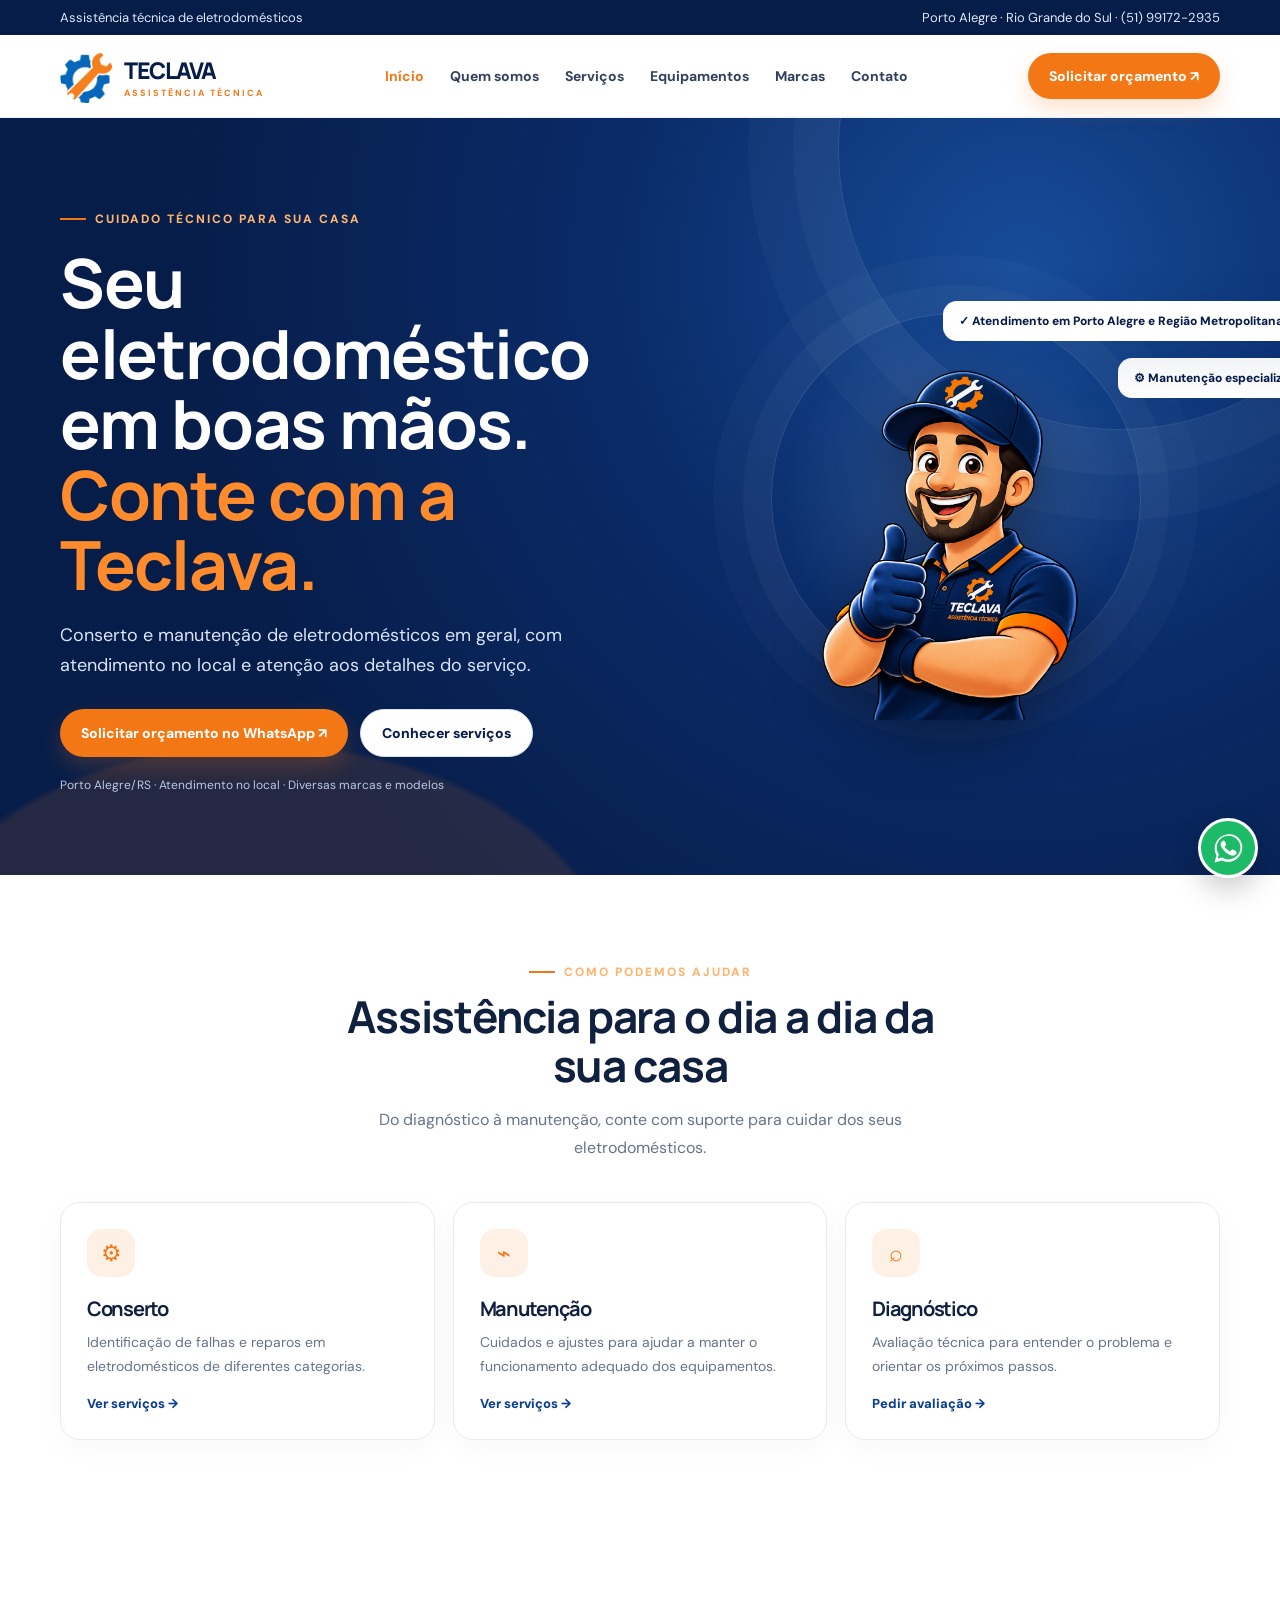
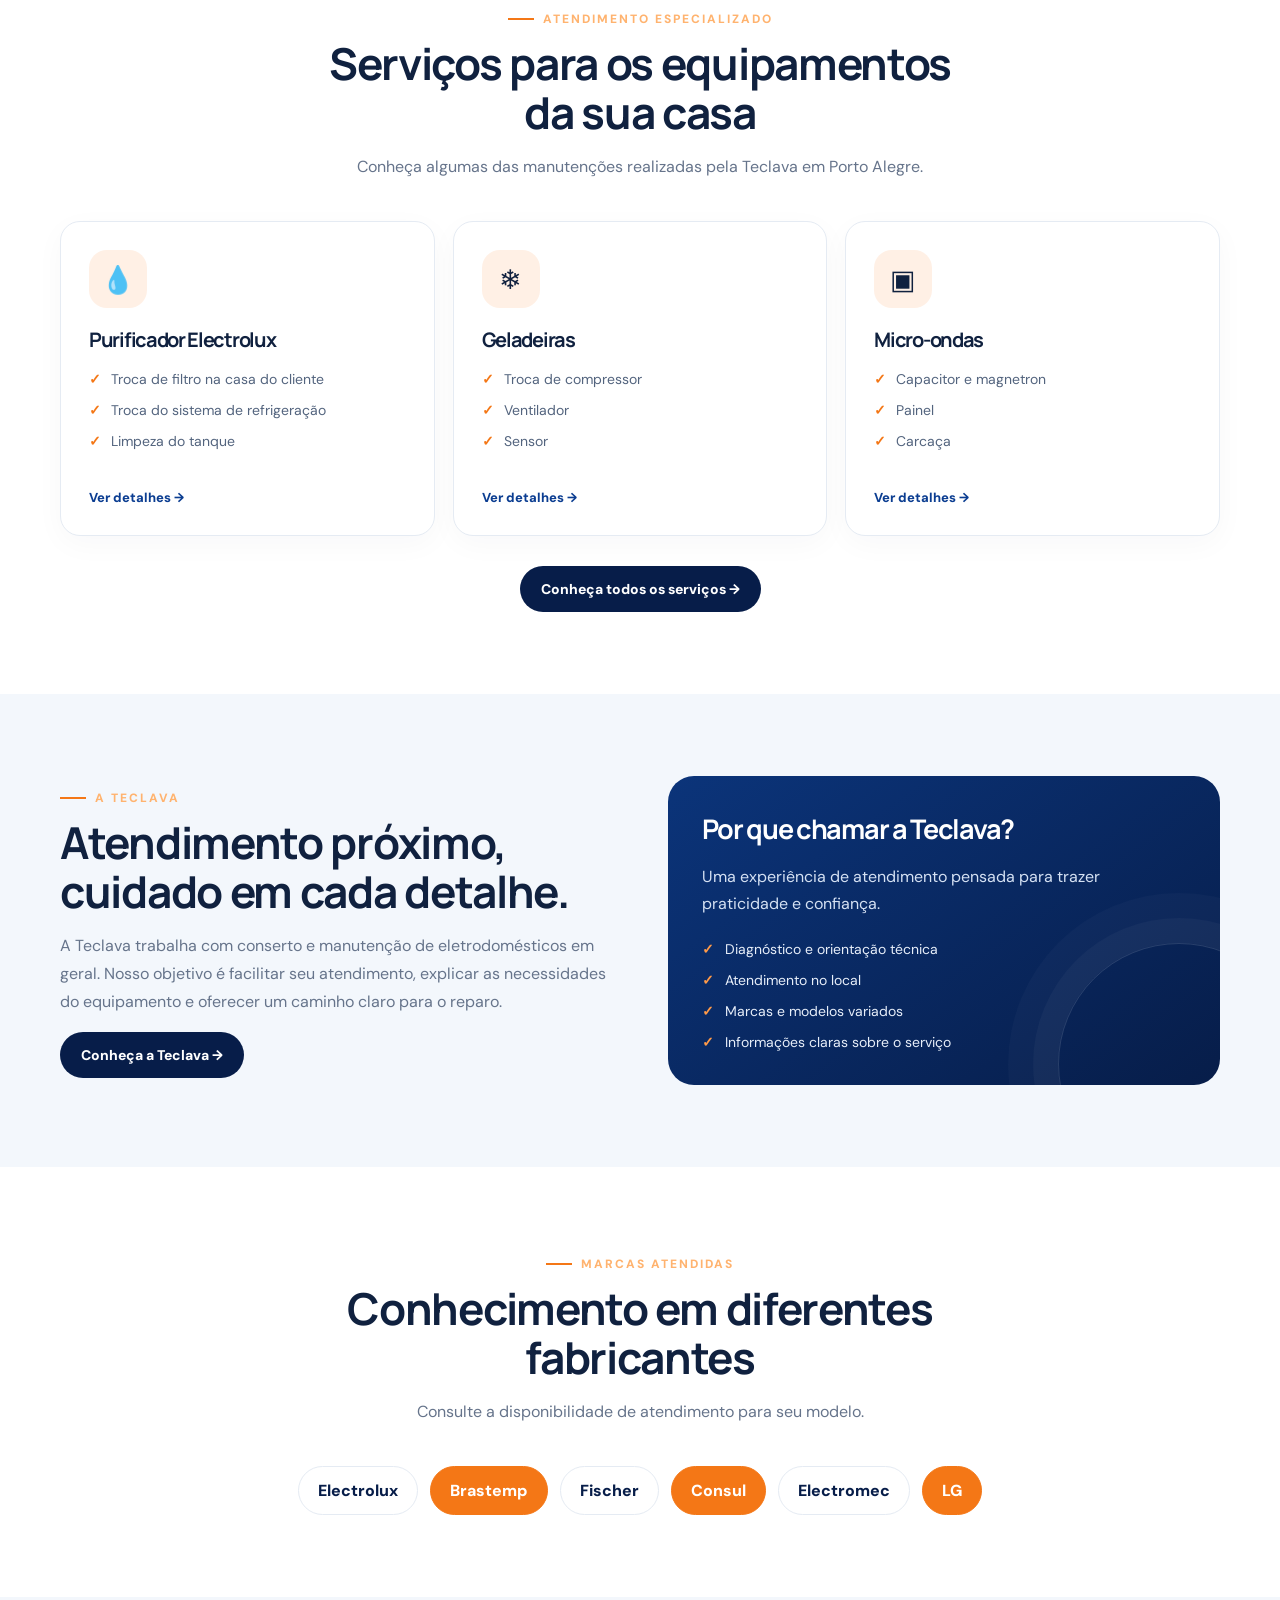
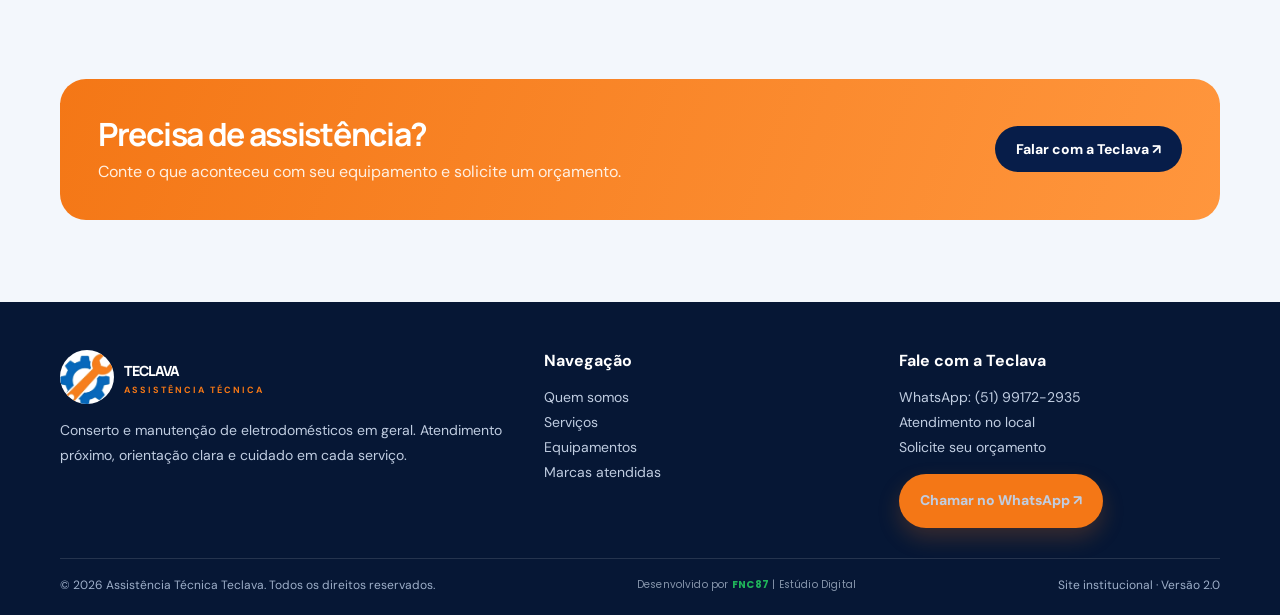
<file: index.html>
<!doctype html><html lang="pt-BR"><head><meta charset="utf-8"><meta name="viewport" content="width=device-width, initial-scale=1"><meta name="description" content="Assistência Técnica Teclava: conserto e manutenção de eletrodomésticos. Solicite orçamento pelo WhatsApp."><title>Início | Assistência Técnica Teclava</title><link rel="stylesheet" href="assets/style.css"></head><body><div class="topbar"><div class="container"><span>Assistência técnica de eletrodomésticos</span><span>Porto Alegre · Rio Grande do Sul · (51) 99172-2935</span></div></div>
<header><div class="container nav"><a class="brand" href="index.html"><span class="brandmark"><img src="assets/teclava-simbolo.png" alt=""></span><span>TECLAVA<small>ASSISTÊNCIA TÉCNICA</small></span></a><nav class="links"><a class="active" href="index.html">Início</a><a class="" href="sobre.html">Quem somos</a><a class="" href="servicos.html">Serviços</a><a class="" href="equipamentos.html">Equipamentos</a><a class="" href="marcas.html">Marcas</a><a class="" href="contato.html">Contato</a></nav><a class="btn btn-orange" href="contato.html">Solicitar orçamento ↗</a><button class="menu-toggle" aria-label="Abrir menu">☰</button></div></header>
<main><section class="hero"><div class="container hero-grid"><div><span class="eyebrow">Cuidado técnico para sua casa</span><h1>Seu eletrodoméstico em boas mãos. <span>Conte com a Teclava.</span></h1><p>Conserto e manutenção de eletrodomésticos em geral, com atendimento no local e atenção aos detalhes do serviço.</p><div class="hero-actions"><a class="btn btn-orange" href="https://wa.me/5551991722935?text=Ol%C3%A1%21%20Quero%20solicitar%20um%20or%C3%A7amento." target="_blank">Solicitar orçamento no WhatsApp ↗</a><a class="btn btn-outline" href="servicos.html">Conhecer serviços</a></div><div class="hero-note">Porto Alegre/RS · Atendimento no local · Diversas marcas e modelos</div></div><div class="hero-art hero-mascot"><div class="mascot-glow"></div><img class="mascot-image" src="assets/mascote-teclava.png" alt="Mascote da Assistência Técnica Teclava sorrindo e fazendo sinal de positivo"><div class="floating-tag tag-one">⚙ Manutenção especializada</div><div class="floating-tag tag-two">✓ Atendimento em Porto Alegre e Região Metropolitana/RS</div></div></div></section>
<section class="section"><div class="container"><div class="section-head center"><span class="eyebrow">Como podemos ajudar</span><h2>Assistência para o dia a dia da sua casa</h2><p>Do diagnóstico à manutenção, conte com suporte para cuidar dos seus eletrodomésticos.</p></div><div class="cards"><article class="card"><div class="card-icon">⚙</div><h3>Conserto</h3><p>Identificação de falhas e reparos em eletrodomésticos de diferentes categorias.</p><a class="card-link" href="servicos.html">Ver serviços →</a></article><article class="card"><div class="card-icon">⌁</div><h3>Manutenção</h3><p>Cuidados e ajustes para ajudar a manter o funcionamento adequado dos equipamentos.</p><a class="card-link" href="servicos.html">Ver serviços →</a></article><article class="card"><div class="card-icon">⌕</div><h3>Diagnóstico</h3><p>Avaliação técnica para entender o problema e orientar os próximos passos.</p><a class="card-link" href="contato.html">Pedir avaliação →</a></article></div></div></section>
<section class="section service-preview"><div class="container"><div class="section-head center"><span class="eyebrow">Atendimento especializado</span><h2>Serviços para os equipamentos da sua casa</h2><p>Conheça algumas das manutenções realizadas pela Teclava em Porto Alegre.</p></div><div class="cards service-cards"><article class="card service-card"><div class="service-symbol">💧</div><h3>Purificador Electrolux</h3><ul class="service-list"><li>Troca de filtro na casa do cliente</li><li>Troca do sistema de refrigeração</li><li>Limpeza do tanque</li></ul><a class="card-link" href="servicos.html#purificadores">Ver detalhes →</a></article><article class="card service-card"><div class="service-symbol">❄</div><h3>Geladeiras</h3><ul class="service-list"><li>Troca de compressor</li><li>Ventilador</li><li>Sensor</li></ul><a class="card-link" href="servicos.html#geladeiras">Ver detalhes →</a></article><article class="card service-card"><div class="service-symbol">▣</div><h3>Micro-ondas</h3><ul class="service-list"><li>Capacitor e magnetron</li><li>Painel</li><li>Carcaça</li></ul><a class="card-link" href="servicos.html#microondas">Ver detalhes →</a></article></div><div class="center-action"><a class="btn btn-blue" href="servicos.html">Conheça todos os serviços →</a></div></div></section>
<section class="section section-soft"><div class="container split"><div><span class="eyebrow">A Teclava</span><h2>Atendimento próximo, cuidado em cada detalhe.</h2><p class="lead">A Teclava trabalha com conserto e manutenção de eletrodomésticos em geral. Nosso objetivo é facilitar seu atendimento, explicar as necessidades do equipamento e oferecer um caminho claro para o reparo.</p><a class="btn btn-blue" href="sobre.html">Conheça a Teclava →</a></div><div class="feature-panel"><h3>Por que chamar a Teclava?</h3><p>Uma experiência de atendimento pensada para trazer praticidade e confiança.</p><ul class="check-list"><li><b>✓</b> Diagnóstico e orientação técnica</li><li><b>✓</b> Atendimento no local</li><li><b>✓</b> Marcas e modelos variados</li><li><b>✓</b> Informações claras sobre o serviço</li></ul></div></div></section>
<section class="section"><div class="container"><div class="section-head center"><span class="eyebrow">Marcas atendidas</span><h2>Conhecimento em diferentes fabricantes</h2><p>Consulte a disponibilidade de atendimento para seu modelo.</p></div><div class="brands"><span class="brand-pill">Electrolux</span><span class="brand-pill">Brastemp</span><span class="brand-pill">Fischer</span><span class="brand-pill">Consul</span><span class="brand-pill">Electromec</span><span class="brand-pill">LG</span></div></div></section>
<section class="section section-soft"><div class="container"><div class="cta"><div><h2>Precisa de assistência?</h2><p>Conte o que aconteceu com seu equipamento e solicite um orçamento.</p></div><a class="btn" href="https://wa.me/5551991722935?text=Ol%C3%A1%21%20Gostaria%20de%20solicitar%20um%20or%C3%A7amento." target="_blank">Falar com a Teclava ↗</a></div></div></section></main><footer><div class="container"><div class="footer-grid"><div><a class="brand" href="index.html" style="color:#fff"><span class="brandmark"><img src="assets/teclava-simbolo.png" alt=""></span><span>TECLAVA<small>ASSISTÊNCIA TÉCNICA</small></span></a><p>Conserto e manutenção de eletrodomésticos em geral. Atendimento próximo, orientação clara e cuidado em cada serviço.</p></div><div><h4>Navegação</h4><p><a href="sobre.html">Quem somos</a><br><a href="servicos.html">Serviços</a><br><a href="equipamentos.html">Equipamentos</a><br><a href="marcas.html">Marcas atendidas</a></p></div><div><h4>Fale com a Teclava</h4><p>WhatsApp: (51) 99172-2935<br>Atendimento no local<br>Solicite seu orçamento</p><a class="btn btn-orange" href="https://wa.me/5551991722935?text=Ol%C3%A1%21%20Gostaria%20de%20solicitar%20um%20or%C3%A7amento." target="_blank">Chamar no WhatsApp ↗</a></div></div><div class="footer-bottom"><span>© 2026 Assistência Técnica Teclava. Todos os direitos reservados.</span><a class="footer-credit" href="https://github.com/fnc87bi-2018" target="_blank" rel="noopener noreferrer" aria-label="Desenvolvido por FNC87 | Estúdio Digital">Desenvolvido por <strong>FNC87</strong><span> | Estúdio Digital</span></a><span>Site institucional · Versão 2.0</span></div></div></footer><a class="whatsapp" aria-label="WhatsApp" href="https://wa.me/5551991722935?text=Ol%C3%A1%21%20Gostaria%20de%20solicitar%20um%20or%C3%A7amento." target="_blank"><svg viewBox="0 0 24 24" aria-hidden="true"><path fill="currentColor" d="M20.5 3.5A11.8 11.8 0 0 0 2 17.7L.5 23.5l6-1.6A11.8 11.8 0 0 0 20.5 3.5ZM12 21a9.8 9.8 0 0 1-5-1.4l-.4-.2-3.5.9.9-3.4-.2-.4A9.8 9.8 0 1 1 12 21Zm5.4-7.3c-.3-.2-1.7-.9-2-.9s-.5-.2-.7.2-.8.9-1 1.1-.4.2-.7.1a8 8 0 0 1-2.4-1.5 9 9 0 0 1-1.6-2c-.2-.3 0-.5.1-.6l.5-.6c.2-.2.2-.4.3-.6.1-.2 0-.4 0-.6s-.7-1.7-1-2.3c-.2-.5-.5-.5-.7-.5h-.6c-.2 0-.6.1-.9.4s-1.2 1.2-1.2 2.8 1.2 3.2 1.4 3.4c.2.2 2.4 3.7 5.8 5 .8.3 1.4.5 1.9.6.8.2 1.5.2 2 .1.6-.1 1.7-.7 1.9-1.4.2-.7.2-1.3.2-1.4s-.2-.2-.5-.4Z"/></svg></a><script src="assets/site.js"></script></body></html>
</file>
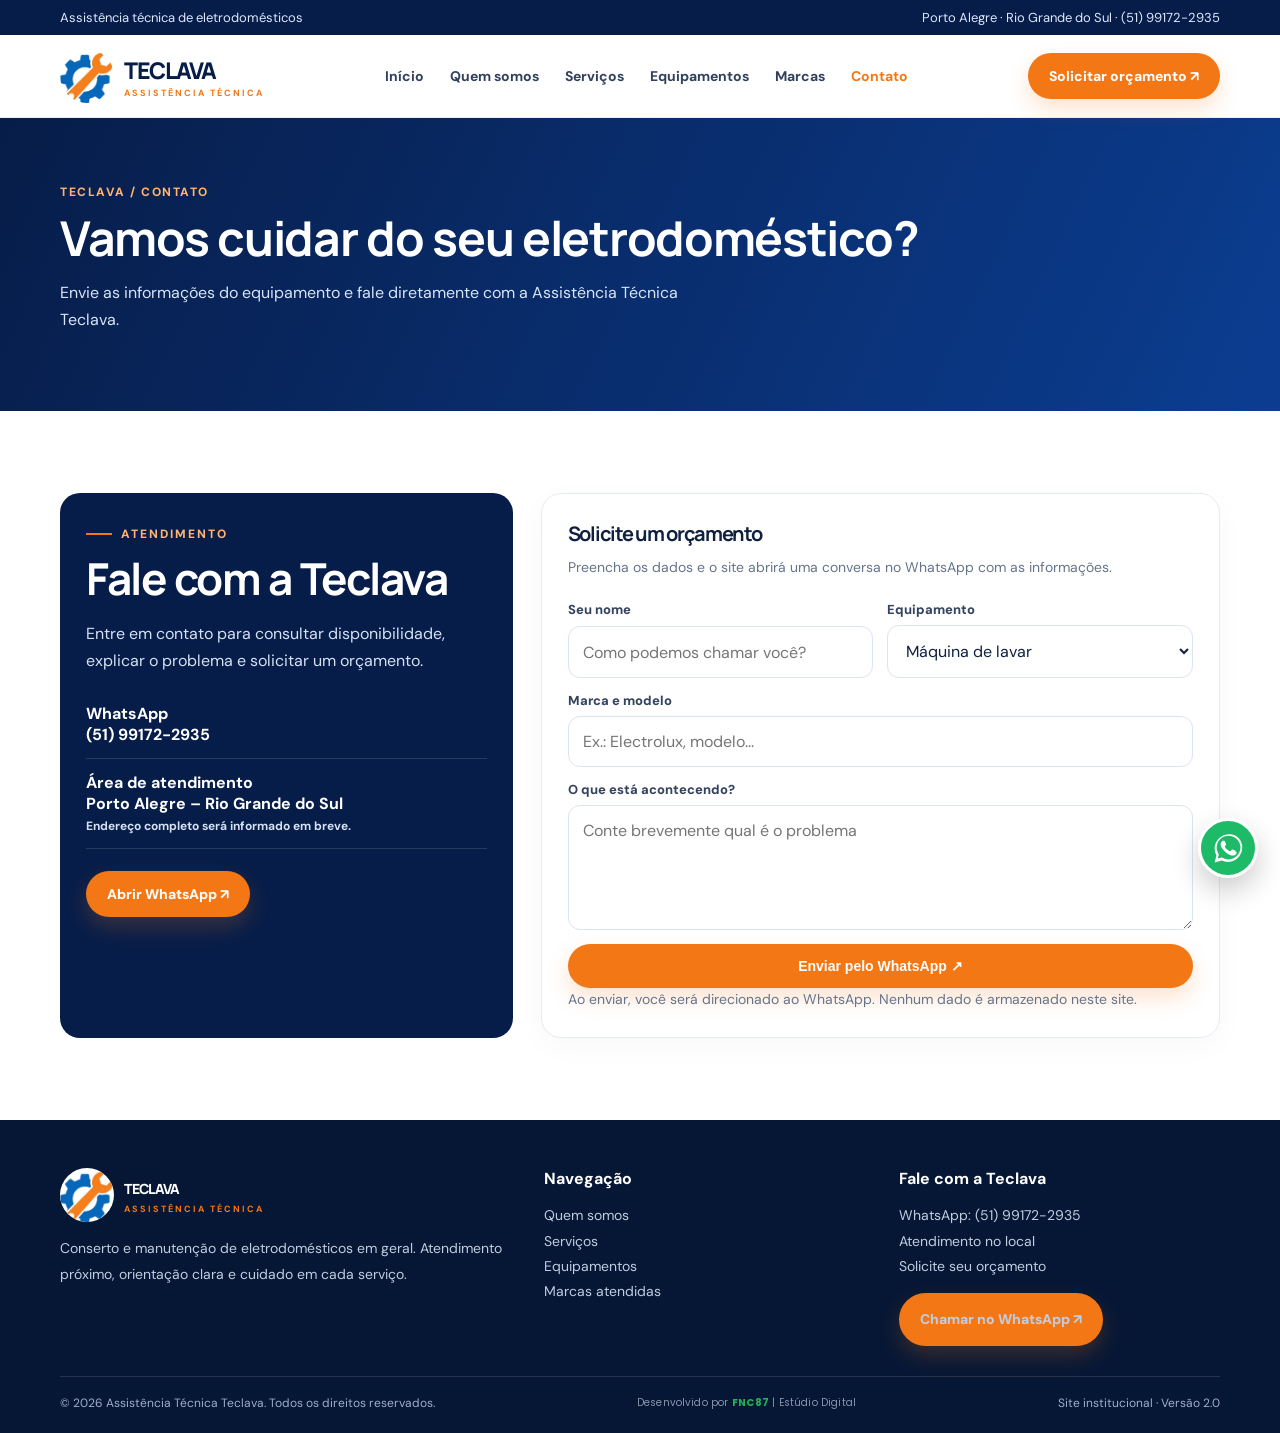
<file: contato.html>
<!doctype html><html lang="pt-BR"><head><meta charset="utf-8"><meta name="viewport" content="width=device-width, initial-scale=1"><meta name="description" content="Assistência Técnica Teclava: conserto e manutenção de eletrodomésticos. Solicite orçamento pelo WhatsApp."><title>Contato | Assistência Técnica Teclava</title><link rel="stylesheet" href="assets/style.css"></head><body><div class="topbar"><div class="container"><span>Assistência técnica de eletrodomésticos</span><span>Porto Alegre · Rio Grande do Sul · (51) 99172-2935</span></div></div>
<header><div class="container nav"><a class="brand" href="index.html"><span class="brandmark"><img src="assets/teclava-simbolo.png" alt=""></span><span>TECLAVA<small>ASSISTÊNCIA TÉCNICA</small></span></a><nav class="links"><a class="" href="index.html">Início</a><a class="" href="sobre.html">Quem somos</a><a class="" href="servicos.html">Serviços</a><a class="" href="equipamentos.html">Equipamentos</a><a class="" href="marcas.html">Marcas</a><a class="active" href="contato.html">Contato</a></nav><a class="btn btn-orange" href="contato.html">Solicitar orçamento ↗</a><button class="menu-toggle" aria-label="Abrir menu">☰</button></div></header><main><section class="page-hero"><div class="container"><span class="crumb">Teclava / Contato</span><h1>Vamos cuidar do seu eletrodoméstico?</h1><p>Envie as informações do equipamento e fale diretamente com a Assistência Técnica Teclava.</p></div></section><section class="section"><div class="container contact-grid"><div class="contact-box"><span class="eyebrow">Atendimento</span><h2>Fale com a Teclava</h2><p>Entre em contato para consultar disponibilidade, explicar o problema e solicitar um orçamento.</p><div class="contact-line">WhatsApp<br><strong>(51) 99172-2935</strong></div><div class="contact-line">Área de atendimento<br><strong>Porto Alegre – Rio Grande do Sul</strong><br><span style="font-size:12px;color:#d5e1f3">Endereço completo será informado em breve.</span></div><a class="btn btn-orange" style="margin-top:22px" href="https://wa.me/5551991722935?text=Ol%C3%A1%21%20Gostaria%20de%20solicitar%20um%20or%C3%A7amento." target="_blank">Abrir WhatsApp ↗</a></div><div class="card"><h3>Solicite um orçamento</h3><p style="color:var(--muted);font-size:14px;margin-bottom:22px">Preencha os dados e o site abrirá uma conversa no WhatsApp com as informações.</p><form data-budget-form><div class="form-grid"><div class="field"><label>Seu nome</label><input name="nome" required placeholder="Como podemos chamar você?"></div><div class="field"><label>Equipamento</label><select name="equipamento"><option>Máquina de lavar</option><option>Geladeira</option><option>Micro-ondas</option><option>Fogão ou forno</option><option>Freezer</option><option>Outro</option></select></div><div class="field full"><label>Marca e modelo</label><input name="marca" placeholder="Ex.: Electrolux, modelo..."></div><div class="field full"><label>O que está acontecendo?</label><textarea name="mensagem" placeholder="Conte brevemente qual é o problema"></textarea></div><div class="field full"><button class="btn btn-orange" type="submit">Enviar pelo WhatsApp ↗</button></div></div></form><p class="notice">Ao enviar, você será direcionado ao WhatsApp. Nenhum dado é armazenado neste site.</p></div></div></section></main><footer><div class="container"><div class="footer-grid"><div><a class="brand" href="index.html" style="color:#fff"><span class="brandmark"><img src="assets/teclava-simbolo.png" alt=""></span><span>TECLAVA<small>ASSISTÊNCIA TÉCNICA</small></span></a><p>Conserto e manutenção de eletrodomésticos em geral. Atendimento próximo, orientação clara e cuidado em cada serviço.</p></div><div><h4>Navegação</h4><p><a href="sobre.html">Quem somos</a><br><a href="servicos.html">Serviços</a><br><a href="equipamentos.html">Equipamentos</a><br><a href="marcas.html">Marcas atendidas</a></p></div><div><h4>Fale com a Teclava</h4><p>WhatsApp: (51) 99172-2935<br>Atendimento no local<br>Solicite seu orçamento</p><a class="btn btn-orange" href="https://wa.me/5551991722935?text=Ol%C3%A1%21%20Gostaria%20de%20solicitar%20um%20or%C3%A7amento." target="_blank">Chamar no WhatsApp ↗</a></div></div><div class="footer-bottom"><span>© 2026 Assistência Técnica Teclava. Todos os direitos reservados.</span><a class="footer-credit" href="https://github.com/fnc87bi-2018" target="_blank" rel="noopener noreferrer" aria-label="Desenvolvido por FNC87 | Estúdio Digital">Desenvolvido por <strong>FNC87</strong><span> | Estúdio Digital</span></a><span>Site institucional · Versão 2.0</span></div></div></footer><a class="whatsapp" aria-label="WhatsApp" href="https://wa.me/5551991722935?text=Ol%C3%A1%21%20Gostaria%20de%20solicitar%20um%20or%C3%A7amento." target="_blank"><svg viewBox="0 0 24 24" aria-hidden="true"><path fill="currentColor" d="M20.5 3.5A11.8 11.8 0 0 0 2 17.7L.5 23.5l6-1.6A11.8 11.8 0 0 0 20.5 3.5ZM12 21a9.8 9.8 0 0 1-5-1.4l-.4-.2-3.5.9.9-3.4-.2-.4A9.8 9.8 0 1 1 12 21Zm5.4-7.3c-.3-.2-1.7-.9-2-.9s-.5-.2-.7.2-.8.9-1 1.1-.4.2-.7.1a8 8 0 0 1-2.4-1.5 9 9 0 0 1-1.6-2c-.2-.3 0-.5.1-.6l.5-.6c.2-.2.2-.4.3-.6.1-.2 0-.4 0-.6s-.7-1.7-1-2.3c-.2-.5-.5-.5-.7-.5h-.6c-.2 0-.6.1-.9.4s-1.2 1.2-1.2 2.8 1.2 3.2 1.4 3.4c.2.2 2.4 3.7 5.8 5 .8.3 1.4.5 1.9.6.8.2 1.5.2 2 .1.6-.1 1.7-.7 1.9-1.4.2-.7.2-1.3.2-1.4s-.2-.2-.5-.4Z"/></svg></a><script src="assets/site.js"></script></body></html>
</file>
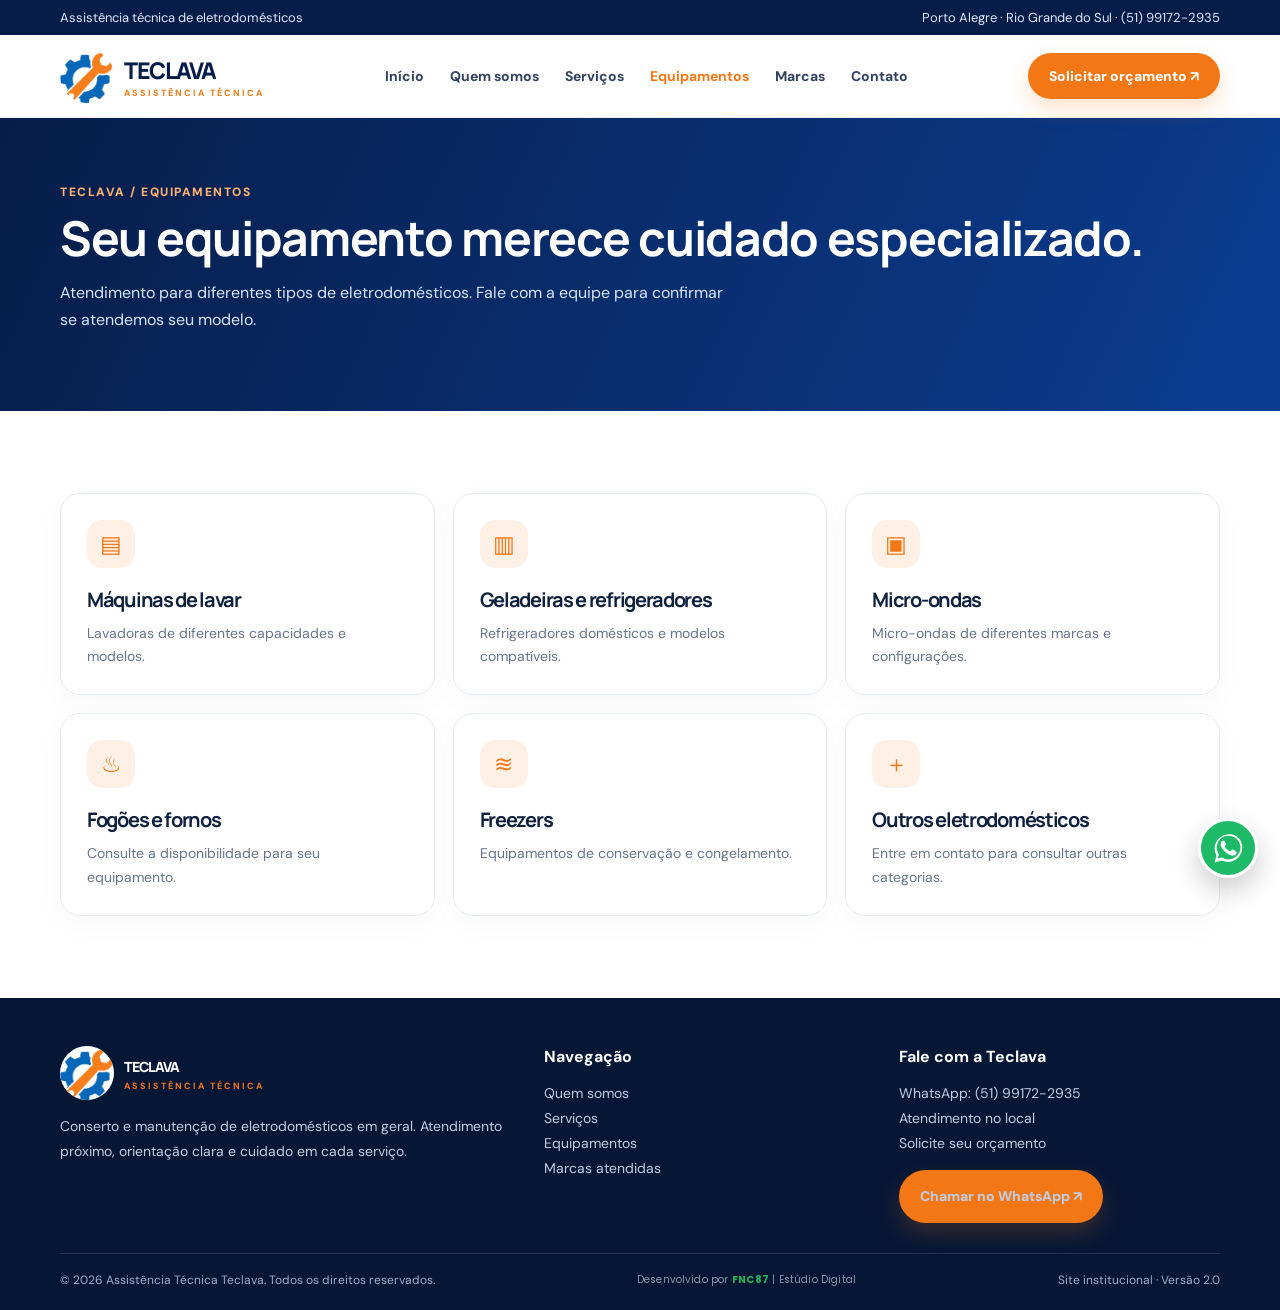
<file: equipamentos.html>
<!doctype html><html lang="pt-BR"><head><meta charset="utf-8"><meta name="viewport" content="width=device-width, initial-scale=1"><meta name="description" content="Assistência Técnica Teclava: conserto e manutenção de eletrodomésticos. Solicite orçamento pelo WhatsApp."><title>Equipamentos | Assistência Técnica Teclava</title><link rel="stylesheet" href="assets/style.css"></head><body><div class="topbar"><div class="container"><span>Assistência técnica de eletrodomésticos</span><span>Porto Alegre · Rio Grande do Sul · (51) 99172-2935</span></div></div>
<header><div class="container nav"><a class="brand" href="index.html"><span class="brandmark"><img src="assets/teclava-simbolo.png" alt=""></span><span>TECLAVA<small>ASSISTÊNCIA TÉCNICA</small></span></a><nav class="links"><a class="" href="index.html">Início</a><a class="" href="sobre.html">Quem somos</a><a class="" href="servicos.html">Serviços</a><a class="active" href="equipamentos.html">Equipamentos</a><a class="" href="marcas.html">Marcas</a><a class="" href="contato.html">Contato</a></nav><a class="btn btn-orange" href="contato.html">Solicitar orçamento ↗</a><button class="menu-toggle" aria-label="Abrir menu">☰</button></div></header><main><section class="page-hero"><div class="container"><span class="crumb">Teclava / Equipamentos</span><h1>Seu equipamento merece cuidado especializado.</h1><p>Atendimento para diferentes tipos de eletrodomésticos. Fale com a equipe para confirmar se atendemos seu modelo.</p></div></section><section class="section"><div class="container"><div class="cards"><article class="card"><div class="card-icon">▤</div><h3>Máquinas de lavar</h3><p>Lavadoras de diferentes capacidades e modelos.</p></article><article class="card"><div class="card-icon">▥</div><h3>Geladeiras e refrigeradores</h3><p>Refrigeradores domésticos e modelos compatíveis.</p></article><article class="card"><div class="card-icon">▣</div><h3>Micro-ondas</h3><p>Micro-ondas de diferentes marcas e configurações.</p></article><article class="card"><div class="card-icon">♨</div><h3>Fogões e fornos</h3><p>Consulte a disponibilidade para seu equipamento.</p></article><article class="card"><div class="card-icon">≋</div><h3>Freezers</h3><p>Equipamentos de conservação e congelamento.</p></article><article class="card"><div class="card-icon">＋</div><h3>Outros eletrodomésticos</h3><p>Entre em contato para consultar outras categorias.</p></article></div></div></section></main><footer><div class="container"><div class="footer-grid"><div><a class="brand" href="index.html" style="color:#fff"><span class="brandmark"><img src="assets/teclava-simbolo.png" alt=""></span><span>TECLAVA<small>ASSISTÊNCIA TÉCNICA</small></span></a><p>Conserto e manutenção de eletrodomésticos em geral. Atendimento próximo, orientação clara e cuidado em cada serviço.</p></div><div><h4>Navegação</h4><p><a href="sobre.html">Quem somos</a><br><a href="servicos.html">Serviços</a><br><a href="equipamentos.html">Equipamentos</a><br><a href="marcas.html">Marcas atendidas</a></p></div><div><h4>Fale com a Teclava</h4><p>WhatsApp: (51) 99172-2935<br>Atendimento no local<br>Solicite seu orçamento</p><a class="btn btn-orange" href="https://wa.me/5551991722935?text=Ol%C3%A1%21%20Gostaria%20de%20solicitar%20um%20or%C3%A7amento." target="_blank">Chamar no WhatsApp ↗</a></div></div><div class="footer-bottom"><span>© 2026 Assistência Técnica Teclava. Todos os direitos reservados.</span><a class="footer-credit" href="https://github.com/fnc87bi-2018" target="_blank" rel="noopener noreferrer" aria-label="Desenvolvido por FNC87 | Estúdio Digital">Desenvolvido por <strong>FNC87</strong><span> | Estúdio Digital</span></a><span>Site institucional · Versão 2.0</span></div></div></footer><a class="whatsapp" aria-label="WhatsApp" href="https://wa.me/5551991722935?text=Ol%C3%A1%21%20Gostaria%20de%20solicitar%20um%20or%C3%A7amento." target="_blank"><svg viewBox="0 0 24 24" aria-hidden="true"><path fill="currentColor" d="M20.5 3.5A11.8 11.8 0 0 0 2 17.7L.5 23.5l6-1.6A11.8 11.8 0 0 0 20.5 3.5ZM12 21a9.8 9.8 0 0 1-5-1.4l-.4-.2-3.5.9.9-3.4-.2-.4A9.8 9.8 0 1 1 12 21Zm5.4-7.3c-.3-.2-1.7-.9-2-.9s-.5-.2-.7.2-.8.9-1 1.1-.4.2-.7.1a8 8 0 0 1-2.4-1.5 9 9 0 0 1-1.6-2c-.2-.3 0-.5.1-.6l.5-.6c.2-.2.2-.4.3-.6.1-.2 0-.4 0-.6s-.7-1.7-1-2.3c-.2-.5-.5-.5-.7-.5h-.6c-.2 0-.6.1-.9.4s-1.2 1.2-1.2 2.8 1.2 3.2 1.4 3.4c.2.2 2.4 3.7 5.8 5 .8.3 1.4.5 1.9.6.8.2 1.5.2 2 .1.6-.1 1.7-.7 1.9-1.4.2-.7.2-1.3.2-1.4s-.2-.2-.5-.4Z"/></svg></a><script src="assets/site.js"></script></body></html>
</file>
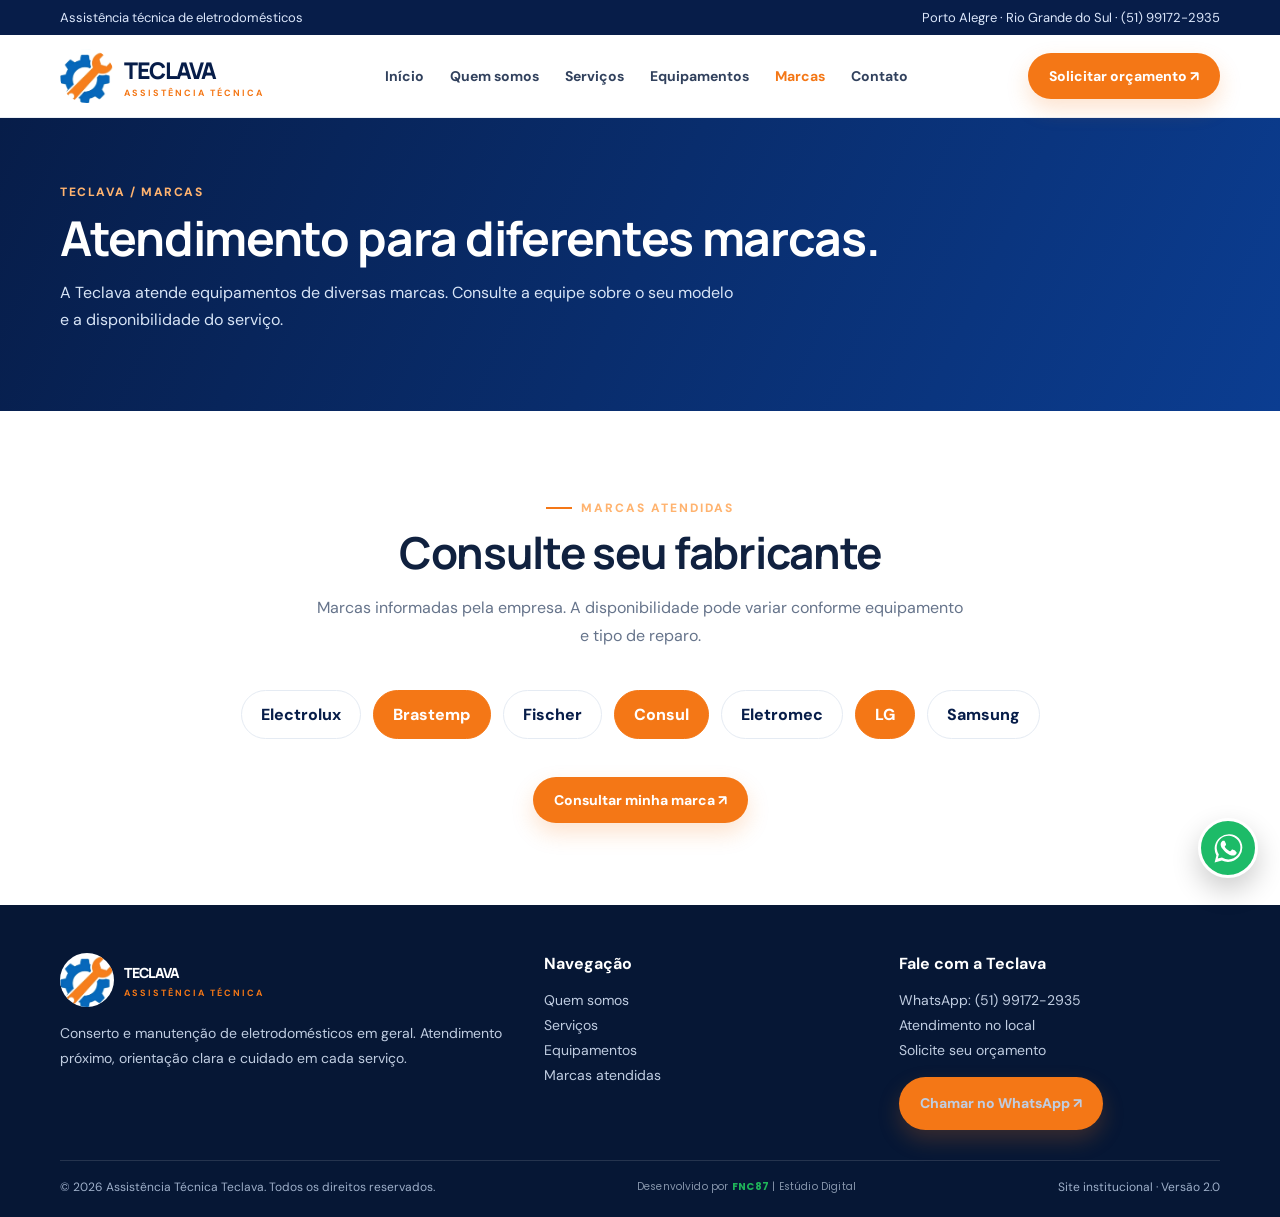
<file: marcas.html>
<!doctype html><html lang="pt-BR"><head><meta charset="utf-8"><meta name="viewport" content="width=device-width, initial-scale=1"><meta name="description" content="Assistência Técnica Teclava: conserto e manutenção de eletrodomésticos. Solicite orçamento pelo WhatsApp."><title>Marcas atendidas | Assistência Técnica Teclava</title><link rel="stylesheet" href="assets/style.css"></head><body><div class="topbar"><div class="container"><span>Assistência técnica de eletrodomésticos</span><span>Porto Alegre · Rio Grande do Sul · (51) 99172-2935</span></div></div>
<header><div class="container nav"><a class="brand" href="index.html"><span class="brandmark"><img src="assets/teclava-simbolo.png" alt=""></span><span>TECLAVA<small>ASSISTÊNCIA TÉCNICA</small></span></a><nav class="links"><a class="" href="index.html">Início</a><a class="" href="sobre.html">Quem somos</a><a class="" href="servicos.html">Serviços</a><a class="" href="equipamentos.html">Equipamentos</a><a class="active" href="marcas.html">Marcas</a><a class="" href="contato.html">Contato</a></nav><a class="btn btn-orange" href="contato.html">Solicitar orçamento ↗</a><button class="menu-toggle" aria-label="Abrir menu">☰</button></div></header><main><section class="page-hero"><div class="container"><span class="crumb">Teclava / Marcas</span><h1>Atendimento para diferentes marcas.</h1><p>A Teclava atende equipamentos de diversas marcas. Consulte a equipe sobre o seu modelo e a disponibilidade do serviço.</p></div></section><section class="section"><div class="container"><div class="section-head center"><span class="eyebrow">Marcas atendidas</span><h2>Consulte seu fabricante</h2><p>Marcas informadas pela empresa. A disponibilidade pode variar conforme equipamento e tipo de reparo.</p></div><div class="brands">
 <span class="brand-pill">Electrolux</span>
<span class="brand-pill">Brastemp</span>
<span class="brand-pill">Fischer</span>
<span class="brand-pill">Consul</span>
<span class="brand-pill">Eletromec</span>
<span class="brand-pill">LG</span>
<span class="brand-pill">Samsung</span>
</div><div style="text-align:center;margin-top:38px"><a class="btn btn-orange" href="https://wa.me/5551991722935?text=Ol%C3%A1%21%20Gostaria%20de%20consultar%20o%20atendimento%20para%20minha%20marca%20e%20modelo." target="_blank">Consultar minha marca ↗</a></div></div></section></main><footer><div class="container"><div class="footer-grid"><div><a class="brand" href="index.html" style="color:#fff"><span class="brandmark"><img src="assets/teclava-simbolo.png" alt=""></span><span>TECLAVA<small>ASSISTÊNCIA TÉCNICA</small></span></a><p>Conserto e manutenção de eletrodomésticos em geral. Atendimento próximo, orientação clara e cuidado em cada serviço.</p></div><div><h4>Navegação</h4><p><a href="sobre.html">Quem somos</a><br><a href="servicos.html">Serviços</a><br><a href="equipamentos.html">Equipamentos</a><br><a href="marcas.html">Marcas atendidas</a></p></div><div><h4>Fale com a Teclava</h4><p>WhatsApp: (51) 99172-2935<br>Atendimento no local<br>Solicite seu orçamento</p><a class="btn btn-orange" href="https://wa.me/5551991722935?text=Ol%C3%A1%21%20Gostaria%20de%20solicitar%20um%20or%C3%A7amento." target="_blank">Chamar no WhatsApp ↗</a></div></div><div class="footer-bottom"><span>© 2026 Assistência Técnica Teclava. Todos os direitos reservados.</span><a class="footer-credit" href="https://github.com/fnc87bi-2018" target="_blank" rel="noopener noreferrer" aria-label="Desenvolvido por FNC87 | Estúdio Digital">Desenvolvido por <strong>FNC87</strong><span> | Estúdio Digital</span></a><span>Site institucional · Versão 2.0</span></div></div></footer><a class="whatsapp" aria-label="WhatsApp" href="https://wa.me/5551991722935?text=Ol%C3%A1%21%20Gostaria%20de%20solicitar%20um%20or%C3%A7amento." target="_blank"><svg viewBox="0 0 24 24" aria-hidden="true"><path fill="currentColor" d="M20.5 3.5A11.8 11.8 0 0 0 2 17.7L.5 23.5l6-1.6A11.8 11.8 0 0 0 20.5 3.5ZM12 21a9.8 9.8 0 0 1-5-1.4l-.4-.2-3.5.9.9-3.4-.2-.4A9.8 9.8 0 1 1 12 21Zm5.4-7.3c-.3-.2-1.7-.9-2-.9s-.5-.2-.7.2-.8.9-1 1.1-.4.2-.7.1a8 8 0 0 1-2.4-1.5 9 9 0 0 1-1.6-2c-.2-.3 0-.5.1-.6l.5-.6c.2-.2.2-.4.3-.6.1-.2 0-.4 0-.6s-.7-1.7-1-2.3c-.2-.5-.5-.5-.7-.5h-.6c-.2 0-.6.1-.9.4s-1.2 1.2-1.2 2.8 1.2 3.2 1.4 3.4c.2.2 2.4 3.7 5.8 5 .8.3 1.4.5 1.9.6.8.2 1.5.2 2 .1.6-.1 1.7-.7 1.9-1.4.2-.7.2-1.3.2-1.4s-.2-.2-.5-.4Z"/></svg></a><script src="assets/site.js"></script></body></html>
</file>
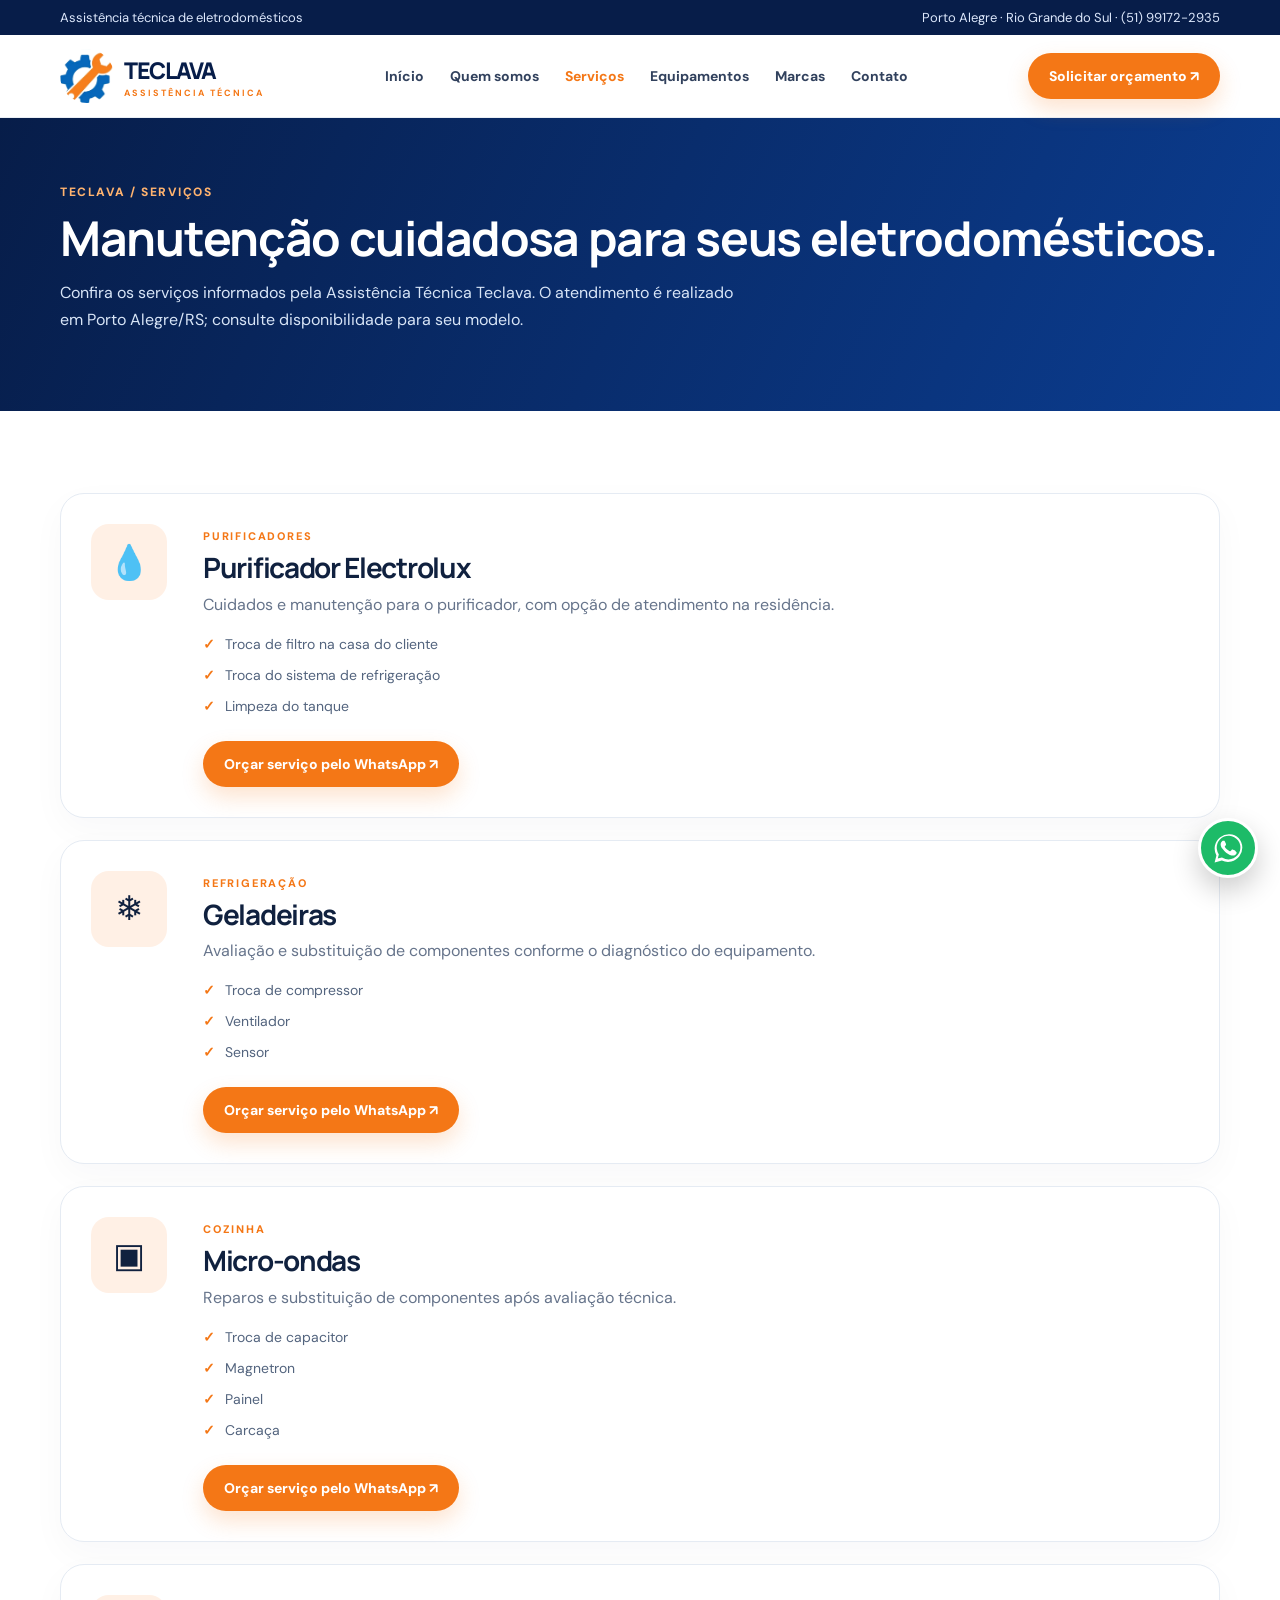
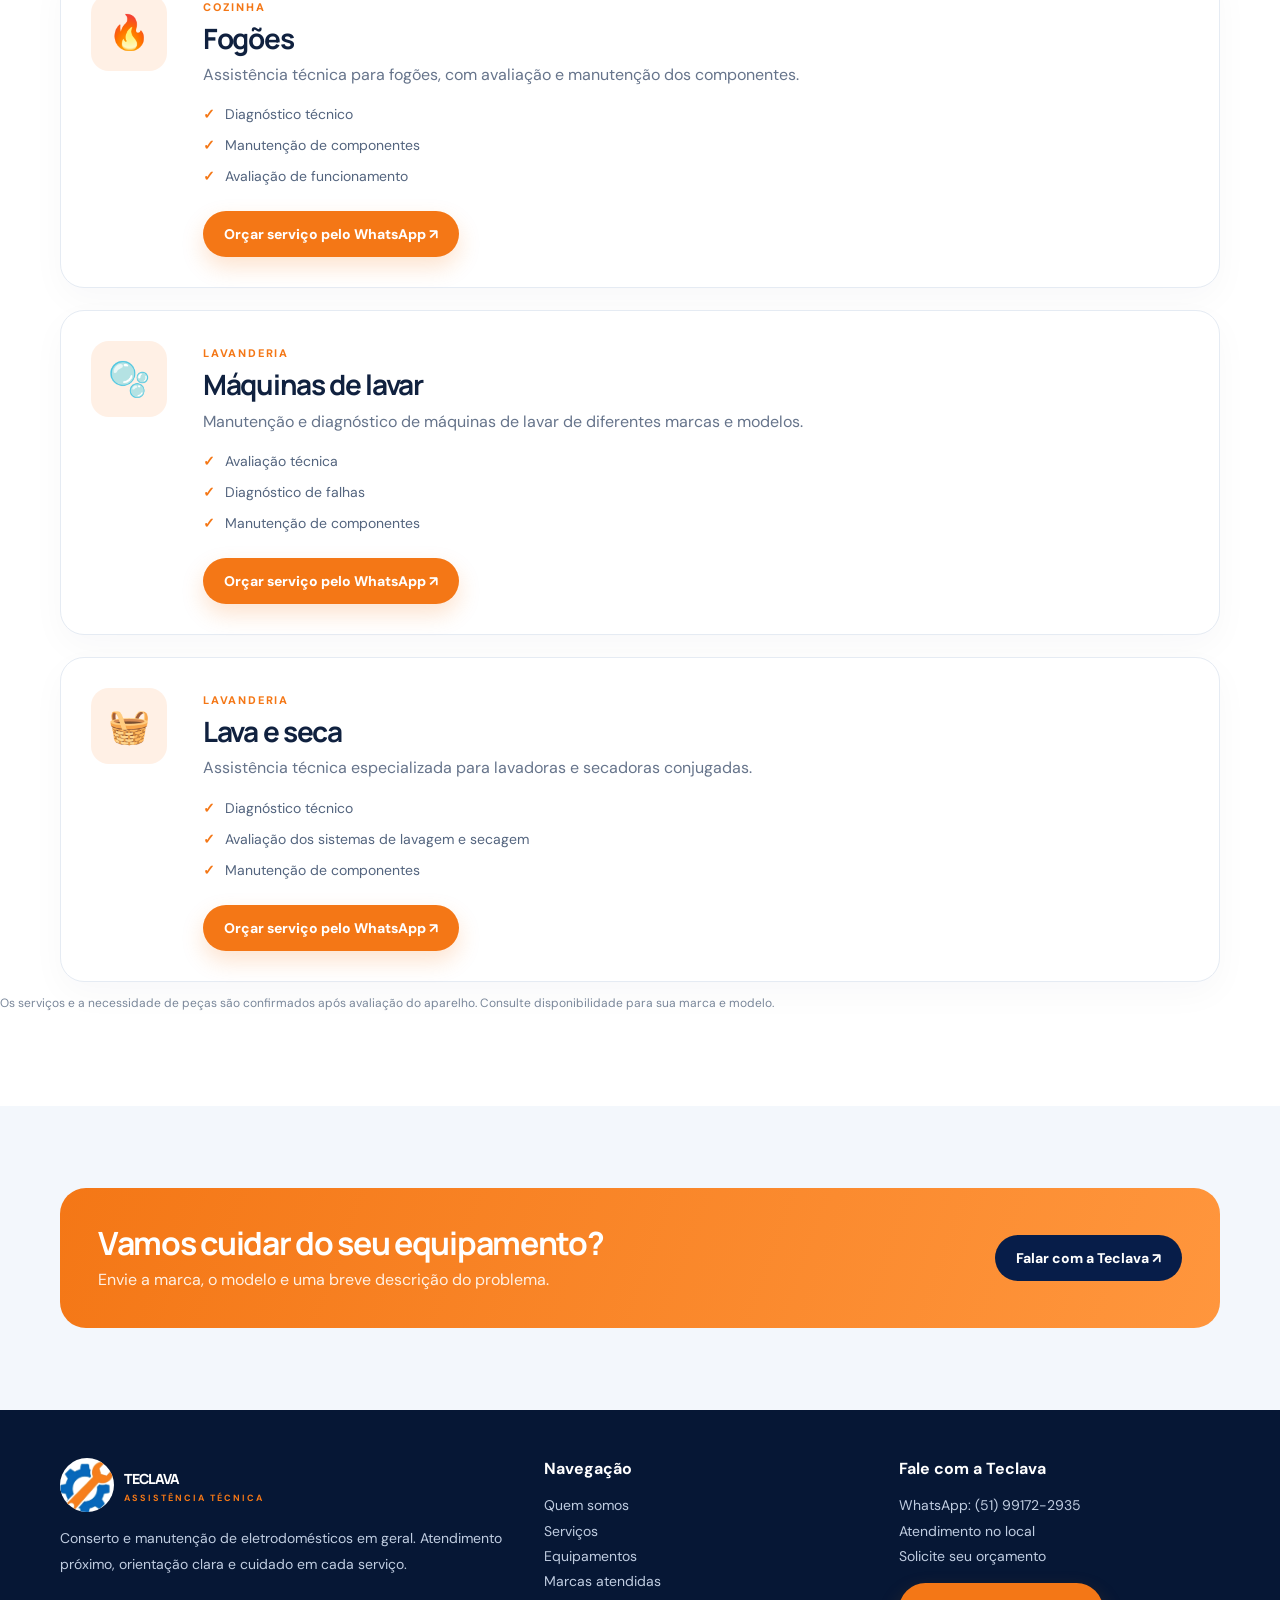
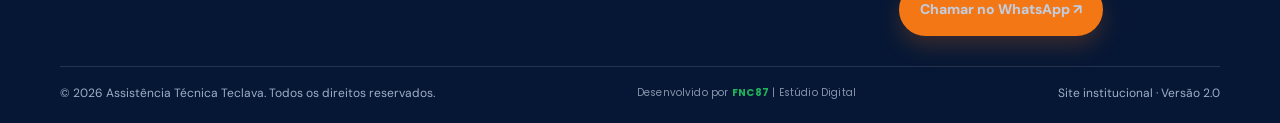
<file: servicos.html>
<!doctype html><html lang="pt-BR"><head><meta charset="utf-8"><meta name="viewport" content="width=device-width, initial-scale=1"><meta name="description" content="Assistência Técnica Teclava: conserto e manutenção de eletrodomésticos. Solicite orçamento pelo WhatsApp."><title>Serviços | Assistência Técnica Teclava</title><link rel="stylesheet" href="assets/style.css"></head><body><div class="topbar"><div class="container"><span>Assistência técnica de eletrodomésticos</span><span>Porto Alegre · Rio Grande do Sul · (51) 99172-2935</span></div></div>
<header><div class="container nav"><a class="brand" href="index.html"><span class="brandmark"><img src="assets/teclava-simbolo.png" alt=""></span><span>TECLAVA<small>ASSISTÊNCIA TÉCNICA</small></span></a><nav class="links"><a class="" href="index.html">Início</a><a class="" href="sobre.html">Quem somos</a><a class="active" href="servicos.html">Serviços</a><a class="" href="equipamentos.html">Equipamentos</a><a class="" href="marcas.html">Marcas</a><a class="" href="contato.html">Contato</a></nav><a class="btn btn-orange" href="contato.html">Solicitar orçamento ↗</a><button class="menu-toggle" aria-label="Abrir menu">☰</button></div></header><main>
<section class="page-hero"><div class="container"><span class="crumb">Teclava / Serviços</span><h1>Manutenção cuidadosa para seus eletrodomésticos.</h1><p>Confira os serviços informados pela Assistência Técnica Teclava. O atendimento é realizado em Porto Alegre/RS; consulte disponibilidade para seu modelo.</p></div></section>
<section class="section"><div class="container service-detail-grid">
<article class="detail-card" id="purificadores"><div class="detail-icon">💧</div><div><span class="detail-kicker">Purificadores</span><h2>Purificador Electrolux</h2><p>Cuidados e manutenção para o purificador, com opção de atendimento na residência.</p><ul class="service-list"><li>Troca de filtro na casa do cliente</li><li>Troca do sistema de refrigeração</li><li>Limpeza do tanque</li></ul><a class="btn btn-orange" href="https://wa.me/5551991722935?text=Ol%C3%A1%21%20Gostaria%20de%20or%C3%A7amento%20para%20meu%20purificador%20Electrolux." target="_blank" rel="noopener">Orçar serviço pelo WhatsApp ↗</a></div></article>
<article class="detail-card" id="geladeiras"><div class="detail-icon">❄</div><div><span class="detail-kicker">Refrigeração</span><h2>Geladeiras</h2><p>Avaliação e substituição de componentes conforme o diagnóstico do equipamento.</p><ul class="service-list"><li>Troca de compressor</li><li>Ventilador</li><li>Sensor</li></ul><a class="btn btn-orange" href="https://wa.me/5551991722935?text=Ol%C3%A1%21%20Gostaria%20de%20or%C3%A7amento%20para%20minha%20geladeira." target="_blank" rel="noopener">Orçar serviço pelo WhatsApp ↗</a></div></article>
<article class="detail-card" id="microondas"><div class="detail-icon">▣</div><div><span class="detail-kicker">Cozinha</span><h2>Micro-ondas</h2><p>Reparos e substituição de componentes após avaliação técnica.</p><ul class="service-list"><li>Troca de capacitor</li><li>Magnetron</li><li>Painel</li><li>Carcaça</li></ul><a class="btn btn-orange" href="https://wa.me/5551991722935?text=Ol%C3%A1%21%20Gostaria%20de%20or%C3%A7amento%20para%20meu%20micro-ondas." target="_blank" rel="noopener">Orçar serviço pelo WhatsApp ↗</a></div></article>
<article class="detail-card" id="fogoes">
<div class="detail-icon">🔥</div>
<div>
<span class="detail-kicker">Cozinha</span>
<h2>Fogões</h2>
<p>Assistência técnica para fogões, com avaliação e manutenção dos componentes.</p>
<ul class="service-list">
<li>Diagnóstico técnico</li>
<li>Manutenção de componentes</li>
<li>Avaliação de funcionamento</li>
</ul>
<a class="btn btn-orange" href="https://wa.me/5551991722935?text=Oi%21%20Gostaria%20de%20solicitar%20um%20or%C3%A7amento%20para%20meu%20fog%C3%A3o." target="_blank" rel="noopener">Orçar serviço pelo WhatsApp ↗</a>
</div>
</article>

<article class="detail-card" id="maquinas-lavar">
<div class="detail-icon">🫧</div>
<div>
<span class="detail-kicker">Lavanderia</span>
<h2>Máquinas de lavar</h2>
<p>Manutenção e diagnóstico de máquinas de lavar de diferentes marcas e modelos.</p>
<ul class="service-list">
<li>Avaliação técnica</li>
<li>Diagnóstico de falhas</li>
<li>Manutenção de componentes</li>
</ul>
<a class="btn btn-orange" href="https://wa.me/5551991722935?text=Oi%21%20Gostaria%20de%20solicitar%20um%20or%C3%A7amento%20para%20minha%20m%C3%A1quina%20de%20lavar." target="_blank" rel="noopener">Orçar serviço pelo WhatsApp ↗</a>
</div>
</article>

<article class="detail-card" id="lava-e-seca">
<div class="detail-icon">🧺</div>
<div>
<span class="detail-kicker">Lavanderia</span>
<h2>Lava e seca</h2>
<p>Assistência técnica especializada para lavadoras e secadoras conjugadas.</p>
<ul class="service-list">
<li>Diagnóstico técnico</li>
<li>Avaliação dos sistemas de lavagem e secagem</li>
<li>Manutenção de componentes</li>
</ul>
<a class="btn btn-orange" href="https://wa.me/5551991722935?text=Oi%21%20Gostaria%20de%20solicitar%20um%20or%C3%A7amento%20para%20minha%20lava%20e%20seca." target="_blank" rel="noopener">Orçar serviço pelo WhatsApp ↗</a>
</div>
</article></div><p class="notice">Os serviços e a necessidade de peças são confirmados após avaliação do aparelho. Consulte disponibilidade para sua marca e modelo.</p></div></section>
<section class="section section-soft"><div class="container"><div class="cta"><div><h2>Vamos cuidar do seu equipamento?</h2><p>Envie a marca, o modelo e uma breve descrição do problema.</p></div><a class="btn" href="https://wa.me/5551991722935?text=Ol%C3%A1%21%20Quero%20solicitar%20um%20or%C3%A7amento." target="_blank" rel="noopener">Falar com a Teclava ↗</a></div></div></section>
</main><footer><div class="container"><div class="footer-grid"><div><a class="brand" href="index.html" style="color:#fff"><span class="brandmark"><img src="assets/teclava-simbolo.png" alt=""></span><span>TECLAVA<small>ASSISTÊNCIA TÉCNICA</small></span></a><p>Conserto e manutenção de eletrodomésticos em geral. Atendimento próximo, orientação clara e cuidado em cada serviço.</p></div><div><h4>Navegação</h4><p><a href="sobre.html">Quem somos</a><br><a href="servicos.html">Serviços</a><br><a href="equipamentos.html">Equipamentos</a><br><a href="marcas.html">Marcas atendidas</a></p></div><div><h4>Fale com a Teclava</h4><p>WhatsApp: (51) 99172-2935<br>Atendimento no local<br>Solicite seu orçamento</p><a class="btn btn-orange" href="https://wa.me/5551991722935?text=Ol%C3%A1%21%20Gostaria%20de%20solicitar%20um%20or%C3%A7amento." target="_blank">Chamar no WhatsApp ↗</a></div></div><div class="footer-bottom"><span>© 2026 Assistência Técnica Teclava. Todos os direitos reservados.</span><a class="footer-credit" href="https://github.com/fnc87bi-2018" target="_blank" rel="noopener noreferrer" aria-label="Desenvolvido por FNC87 | Estúdio Digital">Desenvolvido por <strong>FNC87</strong><span> | Estúdio Digital</span></a><span>Site institucional · Versão 2.0</span></div></div></footer><a class="whatsapp" aria-label="WhatsApp" href="https://wa.me/5551991722935?text=Ol%C3%A1%21%20Gostaria%20de%20solicitar%20um%20or%C3%A7amento." target="_blank"><svg viewBox="0 0 24 24" aria-hidden="true"><path fill="currentColor" d="M20.5 3.5A11.8 11.8 0 0 0 2 17.7L.5 23.5l6-1.6A11.8 11.8 0 0 0 20.5 3.5ZM12 21a9.8 9.8 0 0 1-5-1.4l-.4-.2-3.5.9.9-3.4-.2-.4A9.8 9.8 0 1 1 12 21Zm5.4-7.3c-.3-.2-1.7-.9-2-.9s-.5-.2-.7.2-.8.9-1 1.1-.4.2-.7.1a8 8 0 0 1-2.4-1.5 9 9 0 0 1-1.6-2c-.2-.3 0-.5.1-.6l.5-.6c.2-.2.2-.4.3-.6.1-.2 0-.4 0-.6s-.7-1.7-1-2.3c-.2-.5-.5-.5-.7-.5h-.6c-.2 0-.6.1-.9.4s-1.2 1.2-1.2 2.8 1.2 3.2 1.4 3.4c.2.2 2.4 3.7 5.8 5 .8.3 1.4.5 1.9.6.8.2 1.5.2 2 .1.6-.1 1.7-.7 1.9-1.4.2-.7.2-1.3.2-1.4s-.2-.2-.5-.4Z"/></svg></a><script src="assets/site.js"></script></body></html>
</file>
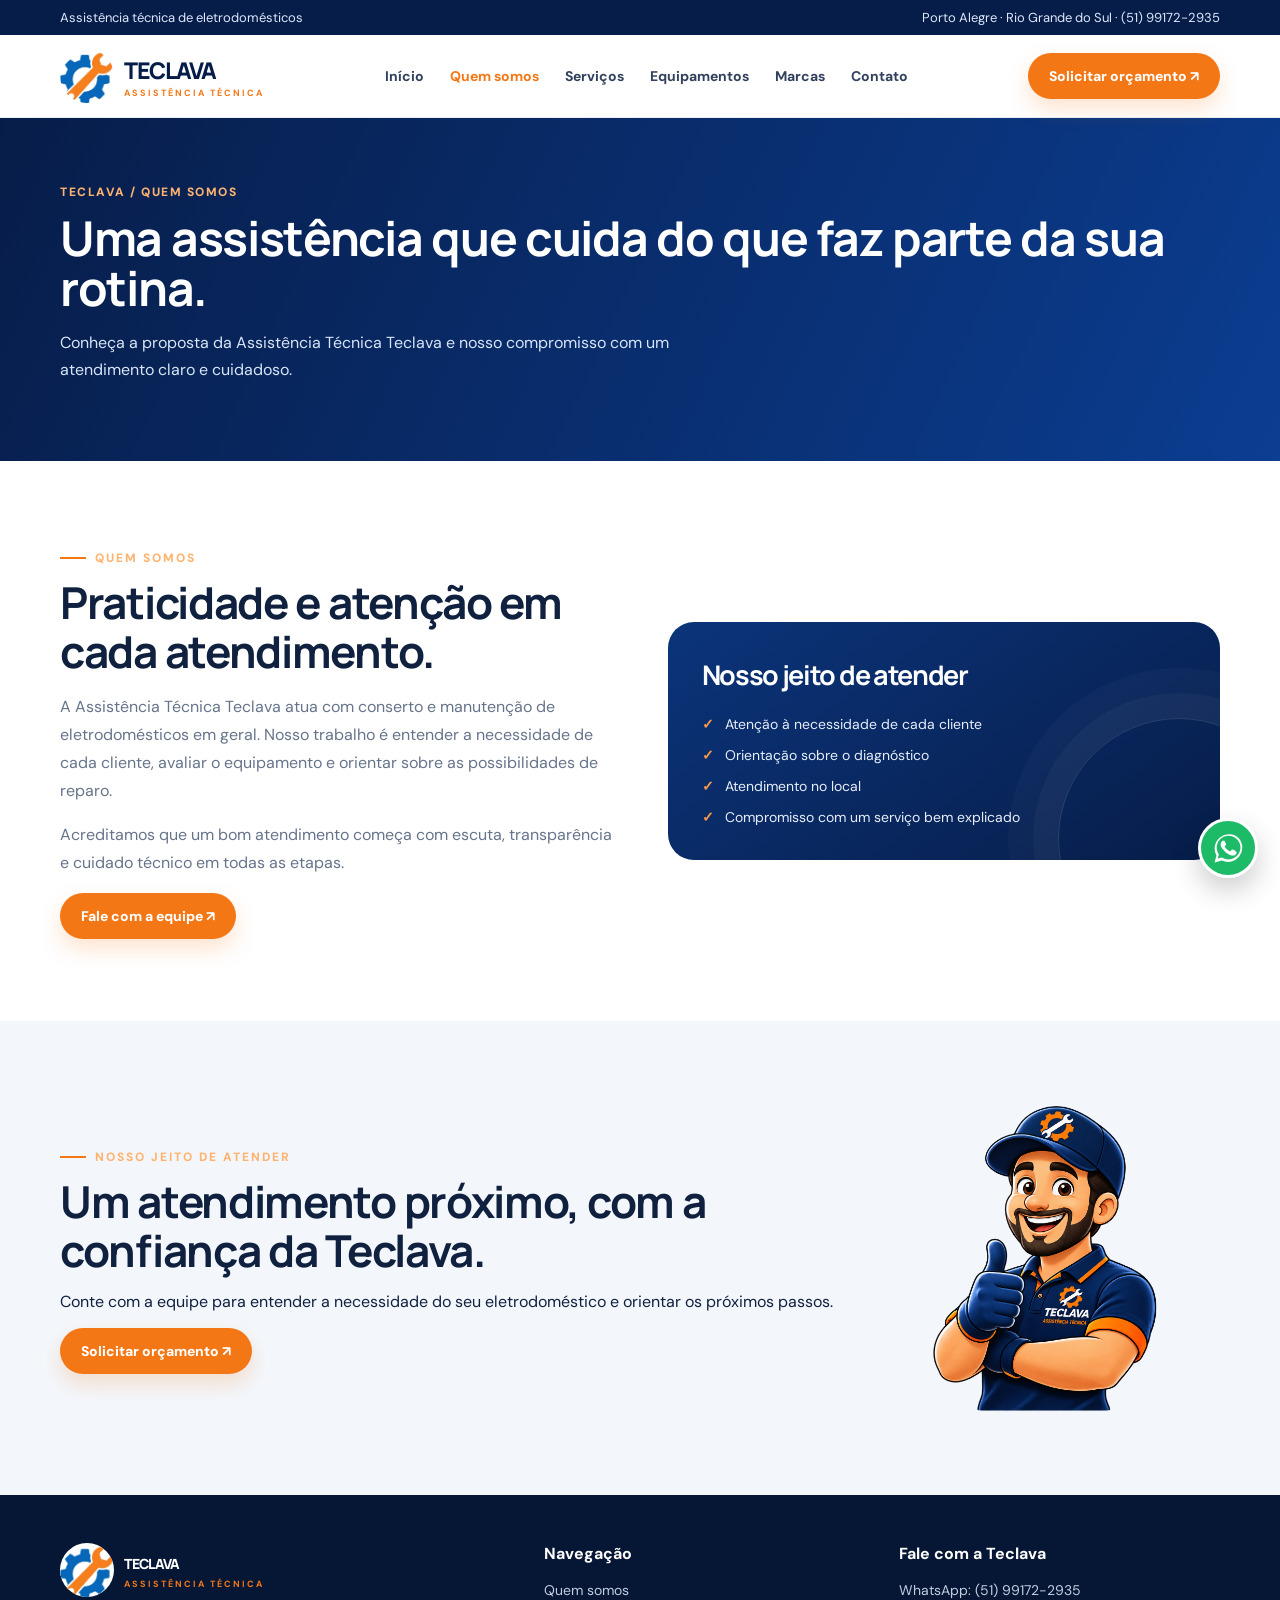
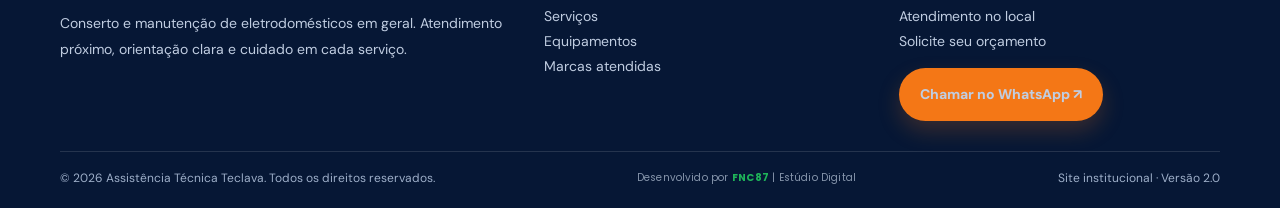
<file: sobre.html>
<!doctype html><html lang="pt-BR"><head><meta charset="utf-8"><meta name="viewport" content="width=device-width, initial-scale=1"><meta name="description" content="Assistência Técnica Teclava: conserto e manutenção de eletrodomésticos. Solicite orçamento pelo WhatsApp."><title>Quem somos | Assistência Técnica Teclava</title><link rel="stylesheet" href="assets/style.css"></head><body><div class="topbar"><div class="container"><span>Assistência técnica de eletrodomésticos</span><span>Porto Alegre · Rio Grande do Sul · (51) 99172-2935</span></div></div>
<header><div class="container nav"><a class="brand" href="index.html"><span class="brandmark"><img src="assets/teclava-simbolo.png" alt=""></span><span>TECLAVA<small>ASSISTÊNCIA TÉCNICA</small></span></a><nav class="links"><a class="" href="index.html">Início</a><a class="active" href="sobre.html">Quem somos</a><a class="" href="servicos.html">Serviços</a><a class="" href="equipamentos.html">Equipamentos</a><a class="" href="marcas.html">Marcas</a><a class="" href="contato.html">Contato</a></nav><a class="btn btn-orange" href="contato.html">Solicitar orçamento ↗</a><button class="menu-toggle" aria-label="Abrir menu">☰</button></div></header><main><section class="page-hero"><div class="container"><span class="crumb">Teclava / Quem somos</span><h1>Uma assistência que cuida do que faz parte da sua rotina.</h1><p>Conheça a proposta da Assistência Técnica Teclava e nosso compromisso com um atendimento claro e cuidadoso.</p></div></section><section class="section"><div class="container split"><div><span class="eyebrow">Quem somos</span><h2>Praticidade e atenção em cada atendimento.</h2><p class="lead">A Assistência Técnica Teclava atua com conserto e manutenção de eletrodomésticos em geral. Nosso trabalho é entender a necessidade de cada cliente, avaliar o equipamento e orientar sobre as possibilidades de reparo.</p><p class="lead">Acreditamos que um bom atendimento começa com escuta, transparência e cuidado técnico em todas as etapas.</p><a class="btn btn-orange" href="contato.html">Fale com a equipe ↗</a></div><div class="feature-panel"><h3>Nosso jeito de atender</h3><ul class="check-list"><li><b>✓</b> Atenção à necessidade de cada cliente</li><li><b>✓</b> Orientação sobre o diagnóstico</li><li><b>✓</b> Atendimento no local</li><li><b>✓</b> Compromisso com um serviço bem explicado</li></ul></div></div></section><section class="section section-soft"><div class="container mascot-about"><div><span class="eyebrow">Nosso jeito de atender</span><h2>Um atendimento próximo, com a confiança da Teclava.</h2><p>Conte com a equipe para entender a necessidade do seu eletrodoméstico e orientar os próximos passos.</p><a class="btn btn-orange" href="contato.html">Solicitar orçamento ↗</a></div><img src="assets/mascote-teclava.png" alt="Mascote da Assistência Técnica Teclava"></div></section></main><footer><div class="container"><div class="footer-grid"><div><a class="brand" href="index.html" style="color:#fff"><span class="brandmark"><img src="assets/teclava-simbolo.png" alt=""></span><span>TECLAVA<small>ASSISTÊNCIA TÉCNICA</small></span></a><p>Conserto e manutenção de eletrodomésticos em geral. Atendimento próximo, orientação clara e cuidado em cada serviço.</p></div><div><h4>Navegação</h4><p><a href="sobre.html">Quem somos</a><br><a href="servicos.html">Serviços</a><br><a href="equipamentos.html">Equipamentos</a><br><a href="marcas.html">Marcas atendidas</a></p></div><div><h4>Fale com a Teclava</h4><p>WhatsApp: (51) 99172-2935<br>Atendimento no local<br>Solicite seu orçamento</p><a class="btn btn-orange" href="https://wa.me/5551991722935?text=Ol%C3%A1%21%20Gostaria%20de%20solicitar%20um%20or%C3%A7amento." target="_blank">Chamar no WhatsApp ↗</a></div></div><div class="footer-bottom"><span>© 2026 Assistência Técnica Teclava. Todos os direitos reservados.</span><a class="footer-credit" href="https://github.com/fnc87bi-2018" target="_blank" rel="noopener noreferrer" aria-label="Desenvolvido por FNC87 | Estúdio Digital">Desenvolvido por <strong>FNC87</strong><span> | Estúdio Digital</span></a><span>Site institucional · Versão 2.0</span></div></div></footer><a class="whatsapp" aria-label="WhatsApp" href="https://wa.me/5551991722935?text=Ol%C3%A1%21%20Gostaria%20de%20solicitar%20um%20or%C3%A7amento." target="_blank"><svg viewBox="0 0 24 24" aria-hidden="true"><path fill="currentColor" d="M20.5 3.5A11.8 11.8 0 0 0 2 17.7L.5 23.5l6-1.6A11.8 11.8 0 0 0 20.5 3.5ZM12 21a9.8 9.8 0 0 1-5-1.4l-.4-.2-3.5.9.9-3.4-.2-.4A9.8 9.8 0 1 1 12 21Zm5.4-7.3c-.3-.2-1.7-.9-2-.9s-.5-.2-.7.2-.8.9-1 1.1-.4.2-.7.1a8 8 0 0 1-2.4-1.5 9 9 0 0 1-1.6-2c-.2-.3 0-.5.1-.6l.5-.6c.2-.2.2-.4.3-.6.1-.2 0-.4 0-.6s-.7-1.7-1-2.3c-.2-.5-.5-.5-.7-.5h-.6c-.2 0-.6.1-.9.4s-1.2 1.2-1.2 2.8 1.2 3.2 1.4 3.4c.2.2 2.4 3.7 5.8 5 .8.3 1.4.5 1.9.6.8.2 1.5.2 2 .1.6-.1 1.7-.7 1.9-1.4.2-.7.2-1.3.2-1.4s-.2-.2-.5-.4Z"/></svg></a><script src="assets/site.js"></script></body></html>
</file>
<file: assets/style.css>
@import url('https://fonts.googleapis.com/css2?family=DM+Sans:wght@400;500;600;700;800&family=Manrope:wght@400;500;600;700;800&family=Poppins:wght@400;500;600;700;800&display=swap');
:root{--navy:#071d49;--blue:#0b3d91;--orange:#f47716;--ink:#10213f;--muted:#66748b;--pale:#f3f7fc;--line:#e5ebf3;--white:#fff;--shadow:0 18px 55px rgba(7,29,73,.12)}
*{box-sizing:border-box}html{scroll-behavior:smooth}body{margin:0;font-family:'DM Sans',sans-serif;color:var(--ink);background:#fff}a{text-decoration:none;color:inherit}.container{width:min(1160px,calc(100% - 40px));margin:auto}
.topbar{background:var(--navy);color:#dce7fb;font-size:13px;padding:9px 0}.topbar .container{display:flex;justify-content:space-between;gap:16px;flex-wrap:wrap}
header{position:sticky;top:0;z-index:20;background:rgba(255,255,255,.94);backdrop-filter:blur(14px);border-bottom:1px solid rgba(229,235,243,.8)}
.nav{height:82px;display:flex;align-items:center;justify-content:space-between;gap:24px}.brand{display:flex;align-items:center;gap:12px;font-family:Manrope,sans-serif;font-weight:800;color:var(--navy);font-size:23px;letter-spacing:-1px}.brand small{display:block;font:700 9px 'DM Sans';letter-spacing:2px;color:var(--orange);margin-top:1px}.brandmark{width:46px;height:46px;border-radius:15px;background:linear-gradient(145deg,var(--orange),#ff9b37);display:grid;place-items:center;color:#fff;box-shadow:0 8px 20px #f4771640}.brandmark svg{width:29px}.links{display:flex;align-items:center;gap:26px;font-size:14px;font-weight:700;color:#31415d}.links a:hover,.links a.active{color:var(--orange)}.btn{display:inline-flex;align-items:center;justify-content:center;gap:9px;border:0;border-radius:999px;padding:14px 21px;font-weight:800;font-size:14px;cursor:pointer;transition:.2s}.btn:hover{transform:translateY(-2px);filter:brightness(1.04)}.btn-orange{background:var(--orange);color:#fff;box-shadow:0 10px 22px #f4771635}.btn-blue{background:var(--navy);color:#fff}.btn-outline{border:1px solid #d7e0ed;color:var(--navy);background:#fff}.menu-toggle{display:none;background:none;border:0;font-size:26px;color:var(--navy)}
.hero{position:relative;overflow:hidden;background:radial-gradient(circle at 80% 20%,#174c9a 0,#0a2b68 34%,#071d49 72%);color:#fff;padding:86px 0 82px}.hero:before{content:"";position:absolute;width:560px;height:560px;border:1px solid #ffffff20;border-radius:50%;right:-120px;top:-250px;box-shadow:0 0 0 45px #ffffff08,0 0 0 90px #ffffff06}.hero:after{content:"";position:absolute;left:-100px;bottom:-370px;width:720px;height:500px;border-radius:50%;background:var(--orange);opacity:.12;filter:blur(2px)}.hero-grid{display:grid;grid-template-columns:1.05fr .95fr;gap:48px;align-items:center;position:relative;z-index:1}.eyebrow{display:inline-flex;align-items:center;gap:9px;color:#ffb36f;font-size:12px;font-weight:800;letter-spacing:2px;text-transform:uppercase}.eyebrow:before{content:"";width:26px;height:2px;background:var(--orange)}h1,h2,h3{font-family:Manrope,sans-serif;letter-spacing:-1.3px}h1{font-size:clamp(42px,5.3vw,68px);line-height:1.04;margin:20px 0}.hero h1 span{color:#ff8b2c}.hero p{font-size:18px;line-height:1.7;color:#d9e4f7;max-width:560px}.hero-actions{display:flex;gap:12px;flex-wrap:wrap;margin-top:28px}.hero-note{font-size:12px;color:#b9c9e4;margin-top:20px}.hero-art{min-height:370px;position:relative;display:grid;place-items:center}.orb{width:min(390px,90%);aspect-ratio:1;border-radius:50%;background:linear-gradient(145deg,#174b91,#092354);border:1px solid #ffffff30;box-shadow:inset 0 0 60px #ffffff12,0 35px 80px #0005;display:grid;place-items:center;position:relative}.orb:before{content:"";position:absolute;inset:22px;border:1px solid #ffffff25;border-radius:50%}.appliance-stack{display:flex;align-items:end;gap:12px;z-index:1}.machine,.fridge,.micro{border:2px solid #dce8f6;background:linear-gradient(110deg,#aabbd0,#f4f7fa 40%,#71849b);box-shadow:0 18px 28px #0005;position:relative}.machine{width:116px;height:172px;border-radius:12px}.machine:before{content:"";position:absolute;width:74px;height:74px;border-radius:50%;border:9px solid #73849b;box-shadow:inset 0 0 0 5px #d8e3ef;background:radial-gradient(circle,#182b45,#53677e);left:12px;top:55px}.machine:after{content:"";position:absolute;left:12px;right:12px;top:15px;height:15px;border-radius:3px;background:#253955}.fridge{width:105px;height:220px;border-radius:10px;background:linear-gradient(90deg,#254b7d,#9db8d5,#315b8d)}.fridge:before{content:"";position:absolute;left:0;right:0;top:42%;height:3px;background:#d9e6f5}.fridge:after{content:"";position:absolute;right:12px;top:18px;width:4px;height:70px;background:#e2eaf4;border-radius:5px;box-shadow:0 103px 0 #e2eaf4}.micro{width:128px;height:104px;border-radius:9px;background:linear-gradient(110deg,#627b98,#e6edf5,#8498af);margin-bottom:3px}.micro:before{content:"";position:absolute;left:10px;top:12px;width:77px;height:77px;border-radius:5px;background:#24364d;box-shadow:inset 0 0 0 2px #b6c6d8}.micro:after{content:"";position:absolute;right:10px;top:15px;width:22px;height:70px;background:repeating-linear-gradient(#526a84 0 5px,#c2d1e1 5px 8px);border-radius:3px}.floating-tag{position:absolute;background:#fff;color:var(--navy);padding:12px 16px;border-radius:14px;box-shadow:var(--shadow);font-size:12px;font-weight:800}.tag-one{top:35px;right:0}.tag-two{bottom:35px;left:0}.section{padding:82px 0}.section-soft{background:var(--pale)}.section-head{max-width:650px;margin-bottom:36px}.section-head.center{text-align:center;margin:0 auto 40px}.section h2{font-size:clamp(30px,4vw,44px);line-height:1.12;margin:12px 0}.section-head p,.lead{color:var(--muted);font-size:16px;line-height:1.75}.cards{display:grid;grid-template-columns:repeat(3,1fr);gap:18px}.card{padding:26px;border:1px solid var(--line);border-radius:20px;background:#fff;box-shadow:0 8px 30px #071d4908}.card-icon{width:48px;height:48px;border-radius:15px;background:#fff0e5;color:var(--orange);display:grid;place-items:center;font-size:23px;margin-bottom:18px}.card h3{font-size:20px;margin:0 0 9px}.card p{color:var(--muted);font-size:14px;line-height:1.65;margin:0}.card-link{display:inline-block;margin-top:17px;color:var(--blue);font-weight:800;font-size:13px}.split{display:grid;grid-template-columns:1fr 1fr;gap:55px;align-items:center}.feature-panel{background:linear-gradient(145deg,#0b347a,#071d49);color:#fff;padding:34px;border-radius:26px;position:relative;overflow:hidden}.feature-panel:after{content:"";position:absolute;width:240px;height:240px;border:1px solid #ffffff22;border-radius:50%;right:-80px;bottom:-100px;box-shadow:0 0 0 25px #ffffff08,0 0 0 50px #ffffff06}.feature-panel h3{font-size:27px;margin:0 0 12px}.feature-panel p{color:#d5e1f3;line-height:1.7}.check-list{list-style:none;padding:0;margin:22px 0 0;display:grid;gap:13px}.check-list li{display:flex;gap:11px;align-items:flex-start;color:#e7eef9;font-size:14px}.check-list b{color:#ff9a48}.brands{display:flex;gap:12px;flex-wrap:wrap;justify-content:center}.brand-pill{padding:13px 19px;border-radius:999px;background:#fff;border:1px solid var(--line);font-weight:800;color:var(--navy)}.brand-pill:nth-child(even){background:var(--orange);color:#fff;border-color:var(--orange)}.cta{background:linear-gradient(110deg,#f47716,#ff963d);color:#fff;border-radius:26px;padding:38px;display:flex;align-items:center;justify-content:space-between;gap:24px}.cta h2{font-size:32px;margin:0 0 8px}.cta p{margin:0;color:#fff0e3}.cta .btn{background:var(--navy);color:#fff;white-space:nowrap}
.page-hero{background:linear-gradient(115deg,#071d49,#0b3d91);color:#fff;padding:62px 0}.page-hero h1{font-size:48px;margin:12px 0}.page-hero p{color:#d8e5f7;max-width:680px;line-height:1.7}.crumb{color:#ffb36f;font-size:12px;font-weight:800;letter-spacing:1.5px;text-transform:uppercase}
.form-grid{display:grid;grid-template-columns:1fr 1fr;gap:14px}.field{display:grid;gap:7px}.field.full{grid-column:1/-1}.field label{font-size:13px;font-weight:800;color:#34445f}.field input,.field select,.field textarea{width:100%;border:1px solid #dce4ef;border-radius:12px;padding:14px;font:inherit;color:var(--ink);background:#fff}.field textarea{min-height:125px;resize:vertical}.contact-grid{display:grid;grid-template-columns:.8fr 1.2fr;gap:28px}.contact-box{padding:26px;border-radius:20px;background:var(--navy);color:#fff}.contact-box p{color:#d5e1f3;line-height:1.7}.contact-line{padding:13px 0;border-bottom:1px solid #ffffff20;font-weight:700}
footer{background:#061735;color:#fff;padding:48px 0 22px}.footer-grid{display:grid;grid-template-columns:1.4fr 1fr 1fr;gap:35px}.footer-grid p,.footer-grid a{color:#c0cde1;font-size:14px;line-height:1.8}.footer-grid h4{margin:0 0 12px}.footer-bottom{border-top:1px solid #ffffff20;margin-top:30px;padding-top:18px;color:#9eafc9;font-size:12px;display:flex;justify-content:space-between;gap:15px;flex-wrap:wrap}
.whatsapp{position:fixed;right:22px;bottom:22px;z-index:30;width:60px;height:60px;border-radius:50%;display:grid;place-items:center;background:#1dbb68;color:#fff;font-size:26px;box-shadow:0 12px 28px #0003;border:3px solid #fff}.notice{font-size:12px;color:#7a879a;line-height:1.5;margin-top:12px}
@media(max-width:900px){.links{display:none;position:absolute;top:82px;left:0;right:0;background:#fff;padding:20px 24px;box-shadow:var(--shadow);flex-direction:column;align-items:flex-start}.links.open{display:flex}.menu-toggle{display:block}.nav>.btn{display:none}.hero-grid,.split,.contact-grid{grid-template-columns:1fr}.hero{padding:62px 0}.hero-art{min-height:300px}.cards{grid-template-columns:repeat(2,1fr)}.footer-grid{grid-template-columns:1fr 1fr}}
@media(max-width:600px){.container{width:min(100% - 30px,1160px)}.topbar .container{justify-content:center;text-align:center}.hero h1{font-size:43px}.hero p{font-size:16px}.hero-art{min-height:270px}.machine{width:90px;height:145px}.machine:before{width:58px;height:58px;left:10px;top:50px}.fridge{width:82px;height:185px}.micro{width:102px;height:88px}.cards{grid-template-columns:1fr}.section{padding:62px 0}.page-hero h1{font-size:38px}.cta{padding:27px;display:block}.cta .btn{margin-top:20px}.form-grid{grid-template-columns:1fr}.field.full{grid-column:auto}.footer-grid{grid-template-columns:1fr}.floating-tag{font-size:10px;padding:9px 11px}}

/* Teclava 2.0 — identidade oficial e experiência responsiva */
.brandmark{background:#fff;border-radius:50%;box-shadow:none;width:54px;height:54px;overflow:hidden;flex:0 0 54px}.brandmark img{width:100%;height:100%;object-fit:contain}.brand{gap:10px}.hero-mascot{min-height:430px}.mascot-glow{position:absolute;width:370px;height:370px;border-radius:50%;background:radial-gradient(circle,#ffffff20,transparent 68%);border:1px solid #ffffff22;box-shadow:0 0 0 28px #ffffff08,0 0 0 58px #ffffff05}.mascot-image{position:relative;z-index:1;width:min(100%,390px);height:450px;object-fit:contain;object-position:center bottom;filter:drop-shadow(0 22px 26px #0005);border-radius:18px}.hero-mascot .tag-one{top:28px;right:-8px}.hero-mascot .tag-two{bottom:30px;left:-12px}.service-preview{background:#fff}.service-cards{align-items:stretch}.service-card{padding:28px}.service-symbol,.detail-icon{width:58px;height:58px;border-radius:18px;background:#fff0e5;display:grid;place-items:center;font-size:27px;margin-bottom:18px}.service-list{padding:0;margin:16px 0 20px;list-style:none;display:grid;gap:10px}.service-list li{position:relative;padding-left:22px;color:#53647e;font-size:14px;line-height:1.5}.service-list li:before{content:'✓';position:absolute;left:0;color:var(--orange);font-weight:900}.center-action{text-align:center;margin-top:30px}.service-detail-grid{display:grid;gap:22px}.detail-card{display:grid;grid-template-columns:90px 1fr;gap:22px;padding:30px;border:1px solid var(--line);border-radius:24px;background:#fff;box-shadow:0 12px 35px #071d4908;scroll-margin-top:110px}.detail-icon{width:76px;height:76px;font-size:34px;margin:0}.detail-kicker{font-size:11px;letter-spacing:1.8px;text-transform:uppercase;color:var(--orange);font-weight:800}.detail-card h2{font-size:28px;margin:7px 0}.detail-card p{color:var(--muted);line-height:1.7;margin:0}.detail-card .btn{margin-top:4px}.mascot-about{display:grid;grid-template-columns:1fr 340px;align-items:center;gap:35px}.mascot-about img{width:100%;max-height:430px;object-fit:contain;border-radius:22px}.center{text-align:center}
html{scroll-padding-top:105px}section[id]{scroll-margin-top:110px}
.whatsapp svg{width:29px;height:29px}
@media(max-width:900px){.hero-mascot{min-height:350px}.mascot-image{height:390px;width:min(100%,340px)}.mascot-about{grid-template-columns:1fr 260px}.detail-card{grid-template-columns:70px 1fr}.detail-icon{width:64px;height:64px}}
@media(max-width:600px){.brandmark{width:46px;height:46px;flex-basis:46px}.hero-mascot{min-height:330px;margin-top:18px}.mascot-glow{width:270px;height:270px}.mascot-image{height:340px;width:100%;object-position:center bottom}.hero-mascot .tag-one{right:0;top:8px}.hero-mascot .tag-two{left:0;bottom:8px}.detail-card{grid-template-columns:1fr;padding:23px}.detail-icon{margin-bottom:0}.detail-card h2{font-size:25px}.mascot-about{grid-template-columns:1fr}.mascot-about img{max-height:360px;max-width:300px;margin:auto}.topbar{font-size:11px}.topbar .container{gap:4px}.links{top:82px}}

/* AJUSTE DE POSICIONAMENTO DO MASCOTE TECLAVA */
.hero-mascote {
    transform: translate(55px, 18px);
}

/* MANTER O POSICIONAMENTO ORIGINAL NO CELULAR */
@media (max-width: 600px) {
    .hero-mascote {
        transform: none;
    }
}

/* POSICIONAMENTO DOS SELOS DO MASCOTE */
.hero-art .floating-tag.tag-two {
    left: auto;
    right: -100px;
    top: 28px;
    bottom: auto;
    z-index: 10;
}

.hero-art .floating-tag.tag-one {
    left: auto;
    right: -100px;
    top: 85px;
    bottom: auto;
    z-index: 10;
}

/* AJUSTE FINAL DOS SELOS NO MOBILE */
@media (max-width: 600px) {

    .hero-art .floating-tag {
        position: relative !important;
        left: auto !important;
        right: auto !important;
        top: auto !important;
        bottom: auto !important;
        transform: none !important;

        display: table;
        width: fit-content;
        max-width: calc(100vw - 40px);
        white-space: normal;
        text-align: center;
        margin: 12px auto;
        font-size: 11px;
        z-index: 10;
    }

}




/* Assinatura institucional FNC87 | Estúdio Digital */
.footer-credit{display:inline-block;font-family:'Poppins',sans-serif;font-size:10px;font-weight:400;letter-spacing:.15px;color:#94A3B8;opacity:.9;white-space:nowrap;text-decoration:none;transition:opacity .2s ease}
.footer-credit strong{color:#22C55E;font-weight:700;letter-spacing:.35px}
.footer-credit span{color:#94A3B8}
.footer-credit:hover{opacity:1}
@media(max-width:600px){.footer-credit{white-space:normal}}
</file>
